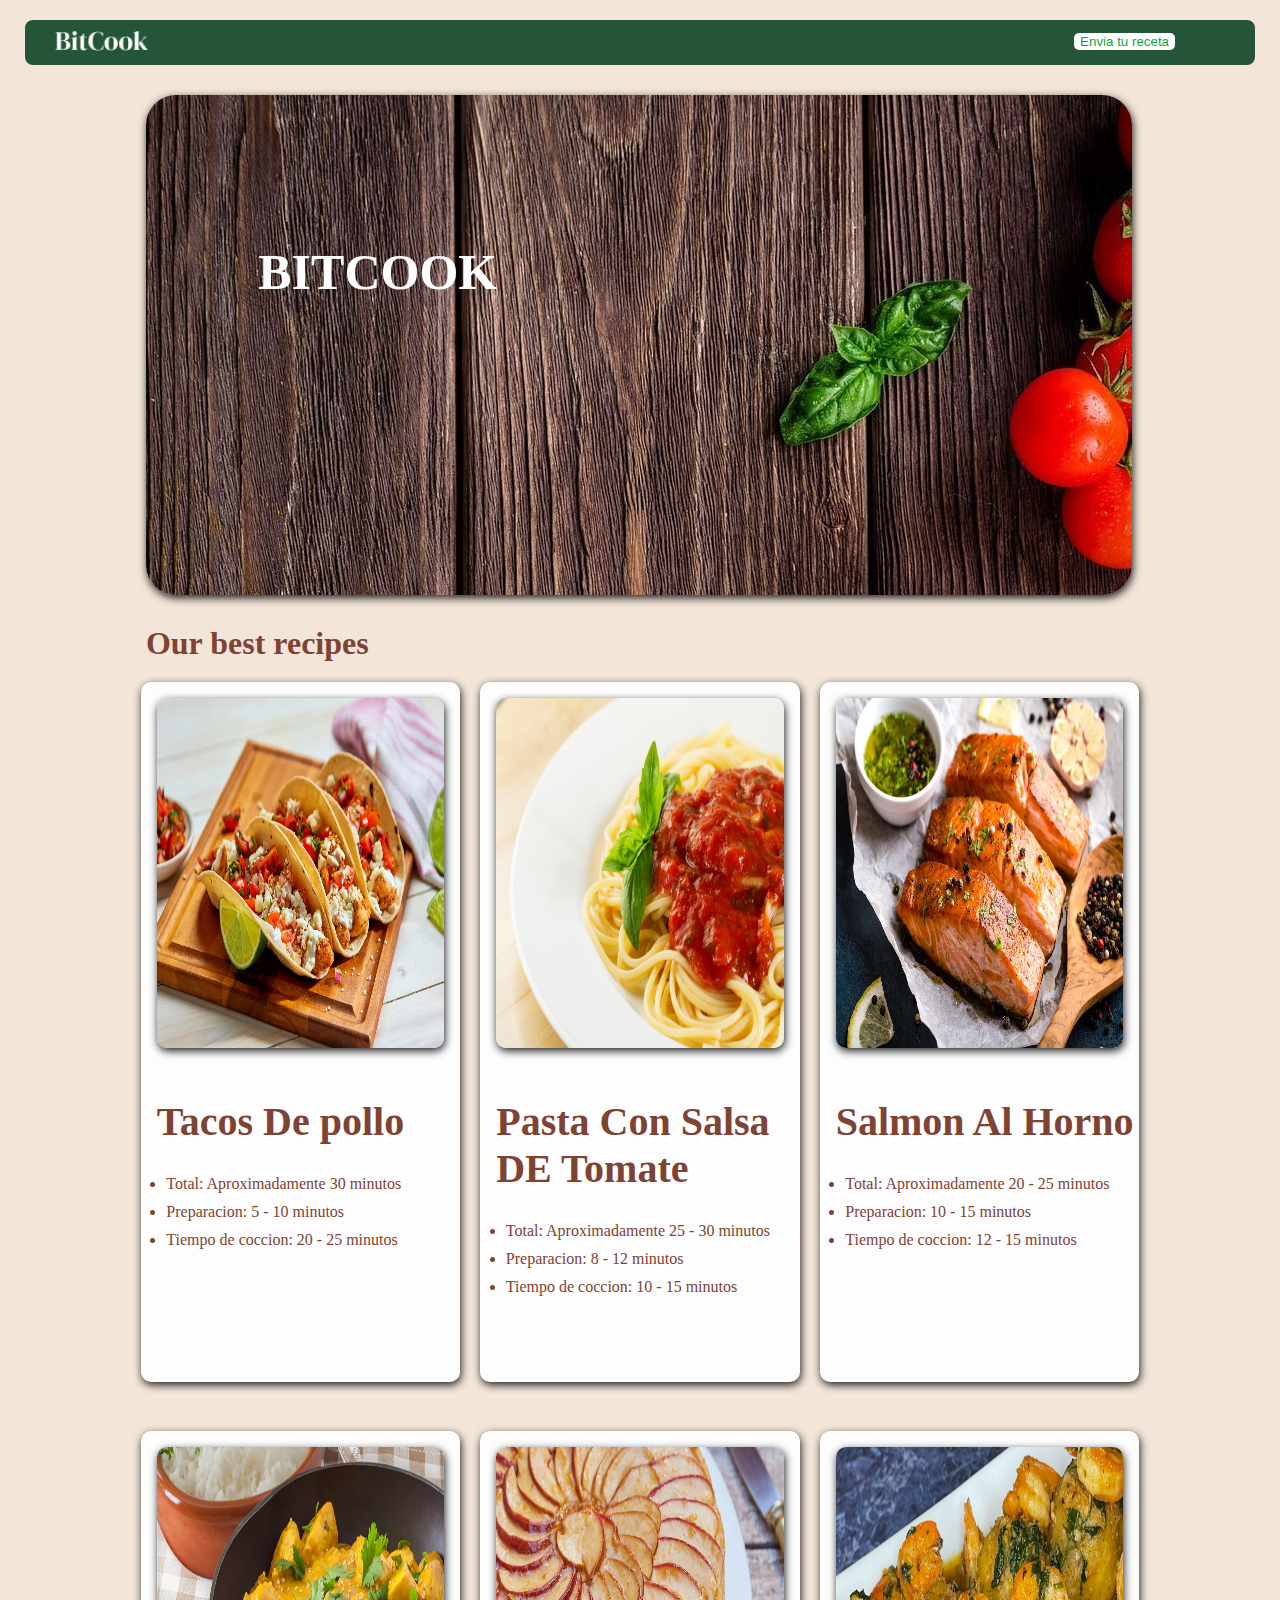
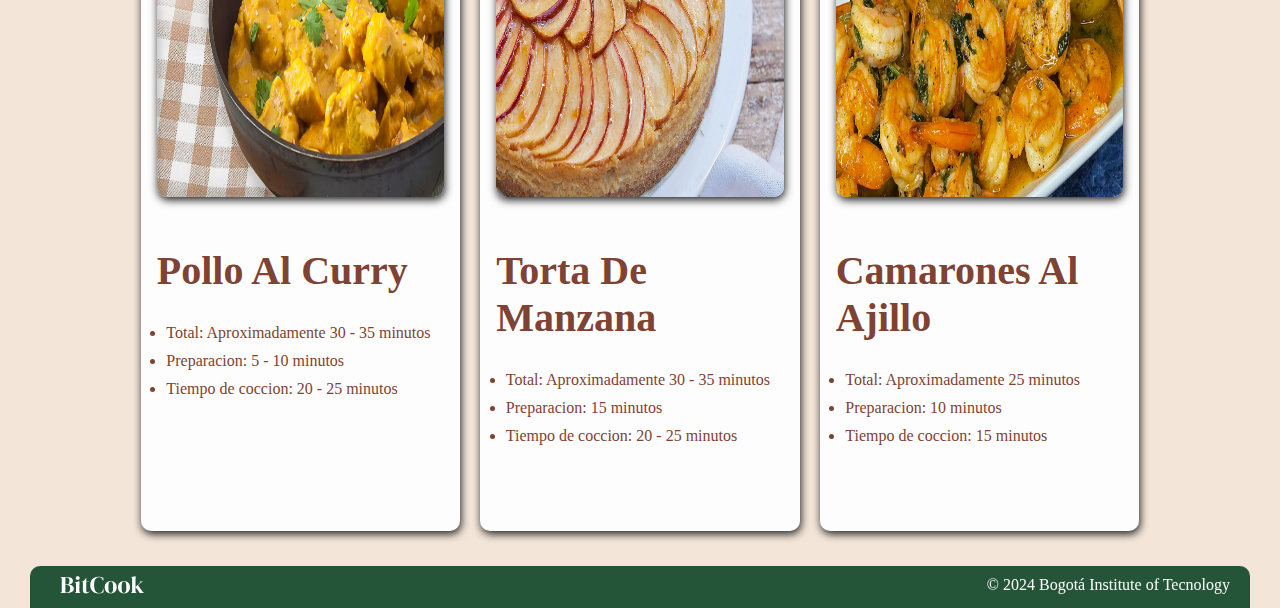
<file: index.html>
<!DOCTYPE html>
<html lang="en">
  <head>
    <meta charset="UTF-8" />
    <meta name="viewport" content="width=device-width, initial-scale=1.0" />
    <title>Bitcook</title>
    <link rel="stylesheet" href="./files/style.css" />
    <link rel="shortcut icon" href="./img/1939670.png" type="image/x-icon" />
  </head>
  <header>
    <a href=""><img id="logo" src="./img/logo_bitcook.png" alt="" /></a>
    <a href="./formulario.html" target="_blank">
      <button id="botonEnvia">Envia tu receta</button></a
    >
  </header>
  <body>
    <nav id="imagenPrincipal">
      <h1 id="textoImagenPrincipal">BITCOOK</h1>
    </nav>

    <h1>Our best recipes</h1>

    <section class="grip-contenedor">
      <div class="receta">
        <a target="_blank" href="./tacos.html">
          <img id="imgReceta" src="./img/tacosDePollo.webp" alt=""
        /></a>

        <h2>Tacos De pollo</h2>
        <li>Total: Aproximadamente 30 minutos</li>
        <li>Preparacion: 5 - 10 minutos</li>
        <li>Tiempo de coccion: 20 - 25 minutos</li>
      </div>

      <div class="receta">
        <a href="./pasta.html" target="_blank"
          ><img id="imgReceta" src="./img/pasta.jpg" alt=""
        /></a>

        <h2>Pasta Con Salsa DE Tomate</h2>
        <li>Total: Aproximadamente 25 - 30 minutos</li>
        <li>Preparacion: 8 - 12 minutos</li>
        <li>Tiempo de coccion: 10 - 15 minutos</li>
      </div>
      <div class="receta">
        <a href="./salmon.html" target="_blank"
          ><img id="imgReceta" src="./img/salmon.webp" alt=""
        /></a>

        <h2>Salmon Al Horno</h2>
        <li>Total: Aproximadamente 20 - 25 minutos</li>
        <li>Preparacion: 10 - 15 minutos</li>
        <li>Tiempo de coccion: 12 - 15 minutos</li>
      </div>
      <div class="receta">
        <a href="./polloAlCurry.html" target="_blank"
          ><img id="imgReceta" src="./img/Receta-Pollo-Curry.webp" alt=""
        /></a>

        <h2>Pollo Al Curry</h2>
        <li>Total: Aproximadamente 30 - 35 minutos</li>
        <li>Preparacion: 5 - 10 minutos</li>
        <li>Tiempo de coccion: 20 - 25 minutos</li>
      </div>
      <div class="receta">
        <a href="./recetaTortaDeManzana.html" target="_blank">
          <img id="imgReceta" src="./img/torta-de-manzana.webp" alt=""
        /></a>

        <h2>Torta De Manzana</h2>
        <li>Total: Aproximadamente 30 - 35 minutos</li>
        <li>Preparacion: 15 minutos</li>
        <li>Tiempo de coccion: 20 - 25 minutos</li>
      </div>
      <div class="receta">
        <a href="./camarones.html" target="_blank">
          <img id="imgReceta" src="./img/camarones al ajillo.jpg" alt=""
        /></a>
        <h2>Camarones Al Ajillo</h2>
        <li>Total: Aproximadamente 25 minutos</li>
        <li>Preparacion: 10 minutos</li>
        <li>Tiempo de coccion: 15 minutos</li>
      </div>
    </section>
    <footer>
      <div><img id="logo-final" src="./img/logo_bitcook.png" alt="" /></div>
      <div id="final">© 2024 Bogotá Institute of Tecnology</div>
    </footer>
  </body>
</html>
</file>
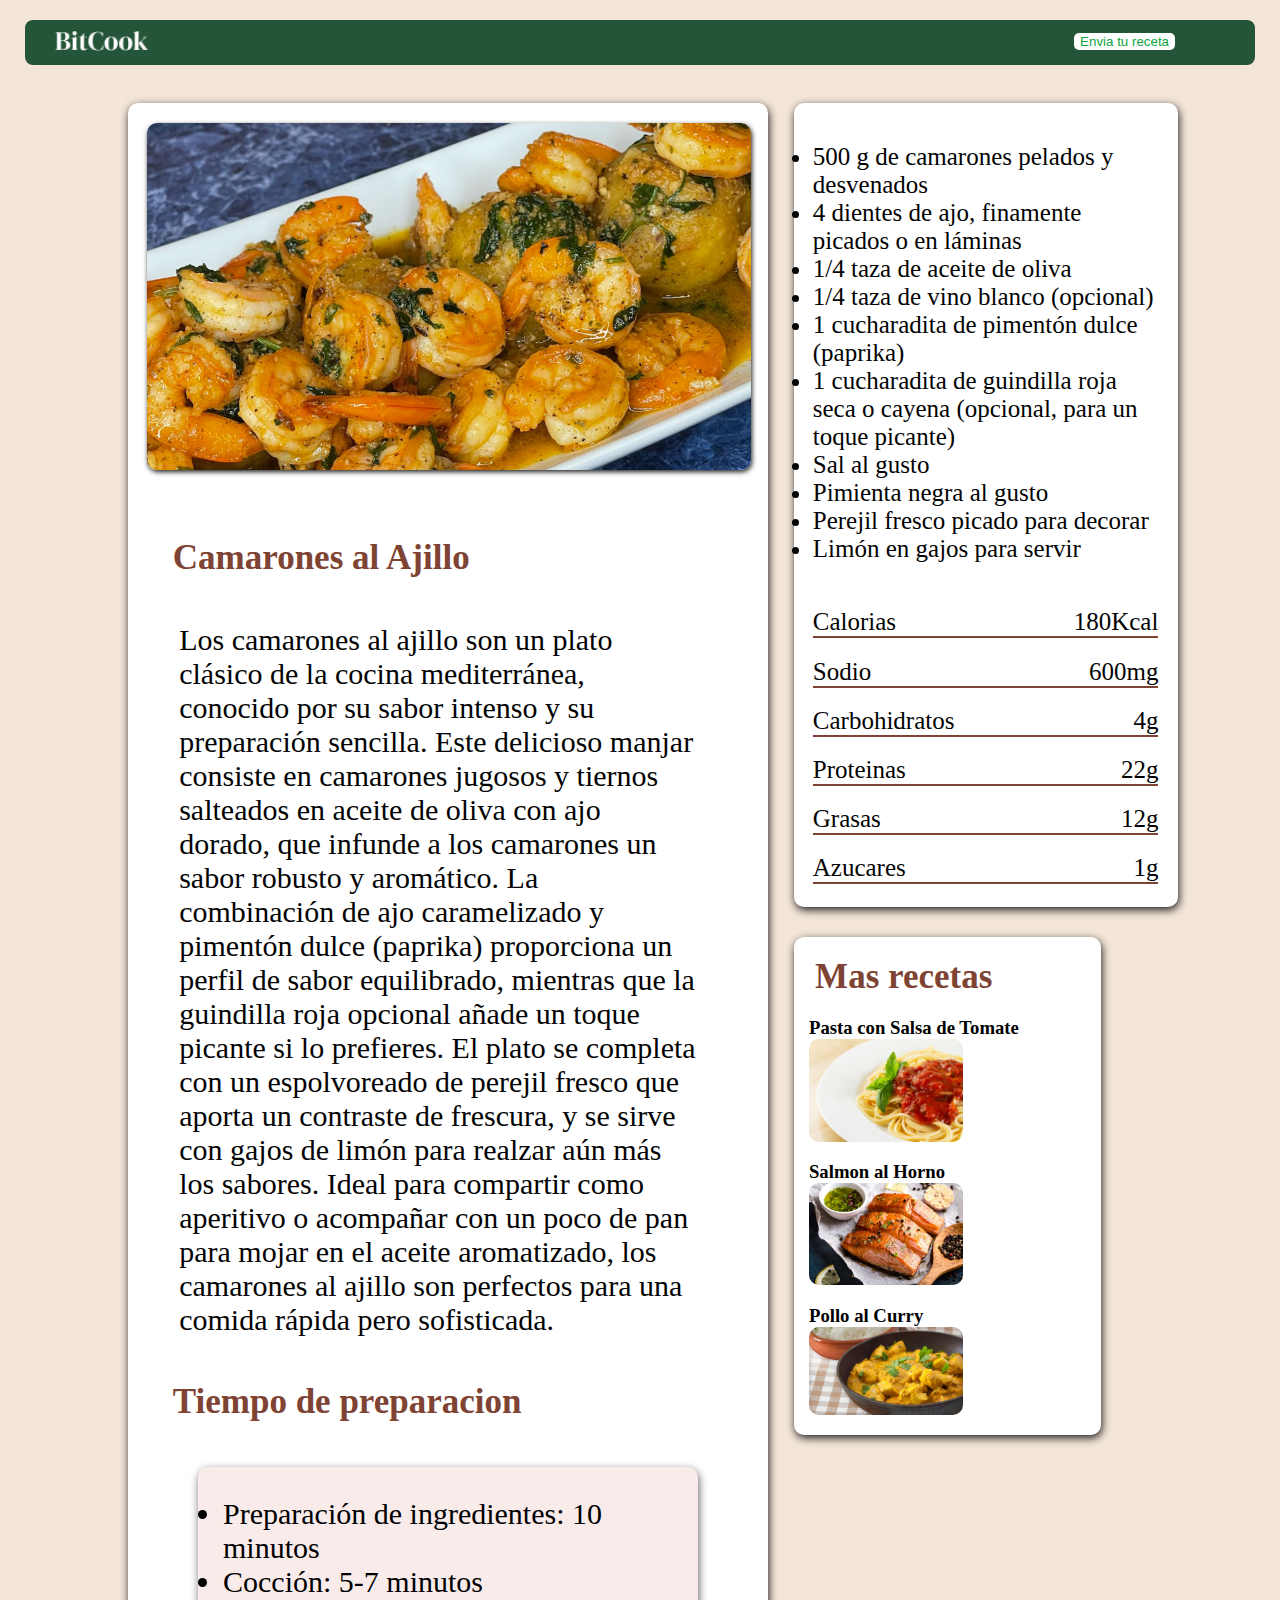
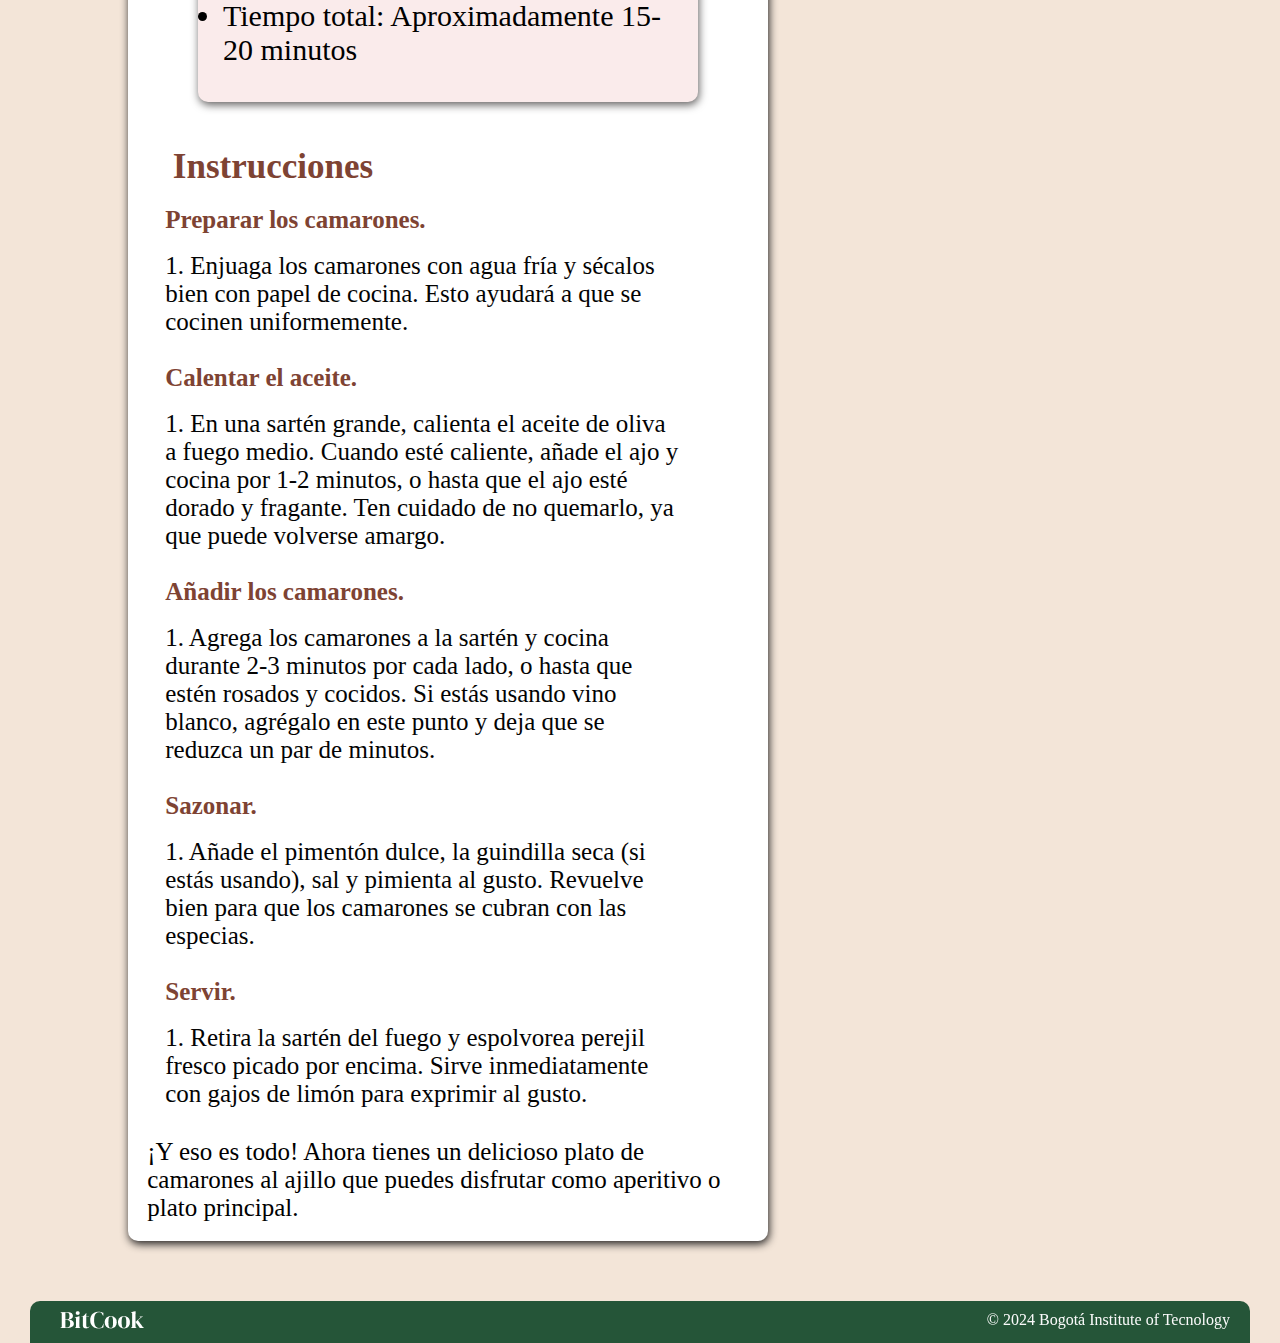
<file: camarones.html>
<!DOCTYPE html>
<html lang="en">
  <head>
    <meta charset="UTF-8" />
    <meta name="viewport" content="width=device-width, initial-scale=1.0" />
    <title>BITCOOK</title>
    <link rel="stylesheet" href="./files/recetas.css" />
    <link rel="shortcut icon" href="./img/1939670.png" type="image/x-icon" />
  </head>
  <body>
    <header>
      <a href="./index.html"
        ><img id="logo" src="./img/logo_bitcook.png" alt=""
      /></a>
      <a href="./formulario.html" target="_blank">
        <button id="botonEnvia">Envia tu receta</button></a
      >
    </header>
    <section>
      <div class="caja1">
        <div>
          <img id="imgReceta" src="./img/camarones al ajillo.jpg" alt="" />
        </div>
        <h1>Camarones al Ajillo</h1>
        <p id="parrafo">
          Los camarones al ajillo son un plato clásico de la cocina
          mediterránea, conocido por su sabor intenso y su preparación sencilla.
          Este delicioso manjar consiste en camarones jugosos y tiernos
          salteados en aceite de oliva con ajo dorado, que infunde a los
          camarones un sabor robusto y aromático. La combinación de ajo
          caramelizado y pimentón dulce (paprika) proporciona un perfil de sabor
          equilibrado, mientras que la guindilla roja opcional añade un toque
          picante si lo prefieres. El plato se completa con un espolvoreado de
          perejil fresco que aporta un contraste de frescura, y se sirve con
          gajos de limón para realzar aún más los sabores. Ideal para compartir
          como aperitivo o acompañar con un poco de pan para mojar en el aceite
          aromatizado, los camarones al ajillo son perfectos para una comida
          rápida pero sofisticada.
        </p>

        <h2>Tiempo de preparacion</h2>
        <div id="preparacion">
          <div id="preparacion-2">
            <li>Preparación de ingredientes: 10 minutos</li>
            <li>Cocción: 5-7 minutos</li>
            <li>Tiempo total: Aproximadamente 15-20 minutos</li>
          </div>
        </div>

        <h2>Instrucciones</h2>
        <div id="preparacion-3">
          <h2 id="pasosPreparacion">Preparar los camarones.</h2>
          <ul>
            1. Enjuaga los camarones con agua fría y sécalos bien con papel de
            cocina. Esto ayudará a que se cocinen uniformemente.
          </ul>
          <h2 id="pasosPreparacion">Calentar el aceite.</h2>
          <ul>
            1. En una sartén grande, calienta el aceite de oliva a fuego medio.
            Cuando esté caliente, añade el ajo y cocina por 1-2 minutos, o hasta
            que el ajo esté dorado y fragante. Ten cuidado de no quemarlo, ya
            que puede volverse amargo.
          </ul>
          <h2 id="pasosPreparacion">Añadir los camarones.</h2>
          <ul>
            1. Agrega los camarones a la sartén y cocina durante 2-3 minutos por
            cada lado, o hasta que estén rosados y cocidos. Si estás usando vino
            blanco, agrégalo en este punto y deja que se reduzca un par de
            minutos.
          </ul>
          <h2 id="pasosPreparacion">Sazonar.</h2>
          <ul>
            1. Añade el pimentón dulce, la guindilla seca (si estás usando), sal
            y pimienta al gusto. Revuelve bien para que los camarones se cubran
            con las especias.
          </ul>
          <h2 id="pasosPreparacion">Servir.</h2>
          <ul>
            1. Retira la sartén del fuego y espolvorea perejil fresco picado por
            encima. Sirve inmediatamente con gajos de limón para exprimir al
            gusto.
          </ul>
        </div>
        <p id="pasosPreparacion">
          ¡Y eso es todo! Ahora tienes un delicioso plato de camarones al ajillo
          que puedes disfrutar como aperitivo o plato principal.
        </p>
      </div>

      <div class="caja2">
        <div id="subCaja1">
          <h2 id="ingredientesTitulo"></h2>
          <div id="ingredientes">
            <li>500 g de camarones pelados y desvenados</li>
            <li>4 dientes de ajo, finamente picados o en láminas</li>
            <li>1/4 taza de aceite de oliva</li>
            <li>1/4 taza de vino blanco (opcional)</li>
            <li>1 cucharadita de pimentón dulce (paprika)</li>
            <li>
              1 cucharadita de guindilla roja seca o cayena (opcional, para un
              toque picante)
            </li>
            <li>Sal al gusto</li>
            <li>Pimienta negra al gusto</li>
            <li>Perejil fresco picado para decorar</li>
            <li>Limón en gajos para servir</li>
          </div>
          <h2></h2>

          <div id="calorias">
            <ul id="valores">
              Calorias
            </ul>
            <ul id="valores">
              180Kcal
            </ul>
          </div>
          <div id="sodio">
            <ul id="valores">
              Sodio
            </ul>
            <ul id="valores">
              600mg
            </ul>
          </div>
          <div id="carbohidratos">
            <ul id="valores">
              Carbohidratos
            </ul>
            <ul id="valores">
              4g
            </ul>
          </div>
          <div id="proteina">
            <ul id="valores">
              Proteinas
            </ul>
            <ul id="valores">
              22g
            </ul>
          </div>
          <div id="grasa">
            <ul id="valores">
              Grasas
            </ul>
            <ul id="valores">
              12g
            </ul>
          </div>
          <div id="azucares">
            <ul id="valores">
              Azucares
            </ul>
            <ul id="valores">
              1g
            </ul>
          </div>
        </div>
        <div id="subCaja2">
          <h2 id="ingredientesTitulo">Mas recetas</h2>
          <div id="recomendar">
            <h3>Pasta con Salsa de Tomate</h3>
            <a href="./pasta.html"
              ><img id="imgMasRecetas" src="./img/pasta.jpg" alt=""
            /></a>
          </div>
          <div id="recomendar">
            <h3>Salmon al Horno</h3>
            <a href="./salmon.html"
              ><img id="imgMasRecetas" src="./img/salmon.webp" alt=""
            /></a>
          </div>
          <div id="recomendar">
            <h3>Pollo al Curry</h3>
            <a href="./polloAlCurry.html"
              ><img
                id="imgMasRecetas"
                src="./img/Receta-Pollo-Curry.webp"
                alt=""
            /></a>
          </div>
        </div>
      </div>
    </section>

    <footer>
      <div><img id="logo-final" src="./img/logo_bitcook.png" alt="" /></div>
      <div id="final">© 2024 Bogotá Institute of Tecnology</div>
    </footer>
  </body>
</html>
</file>
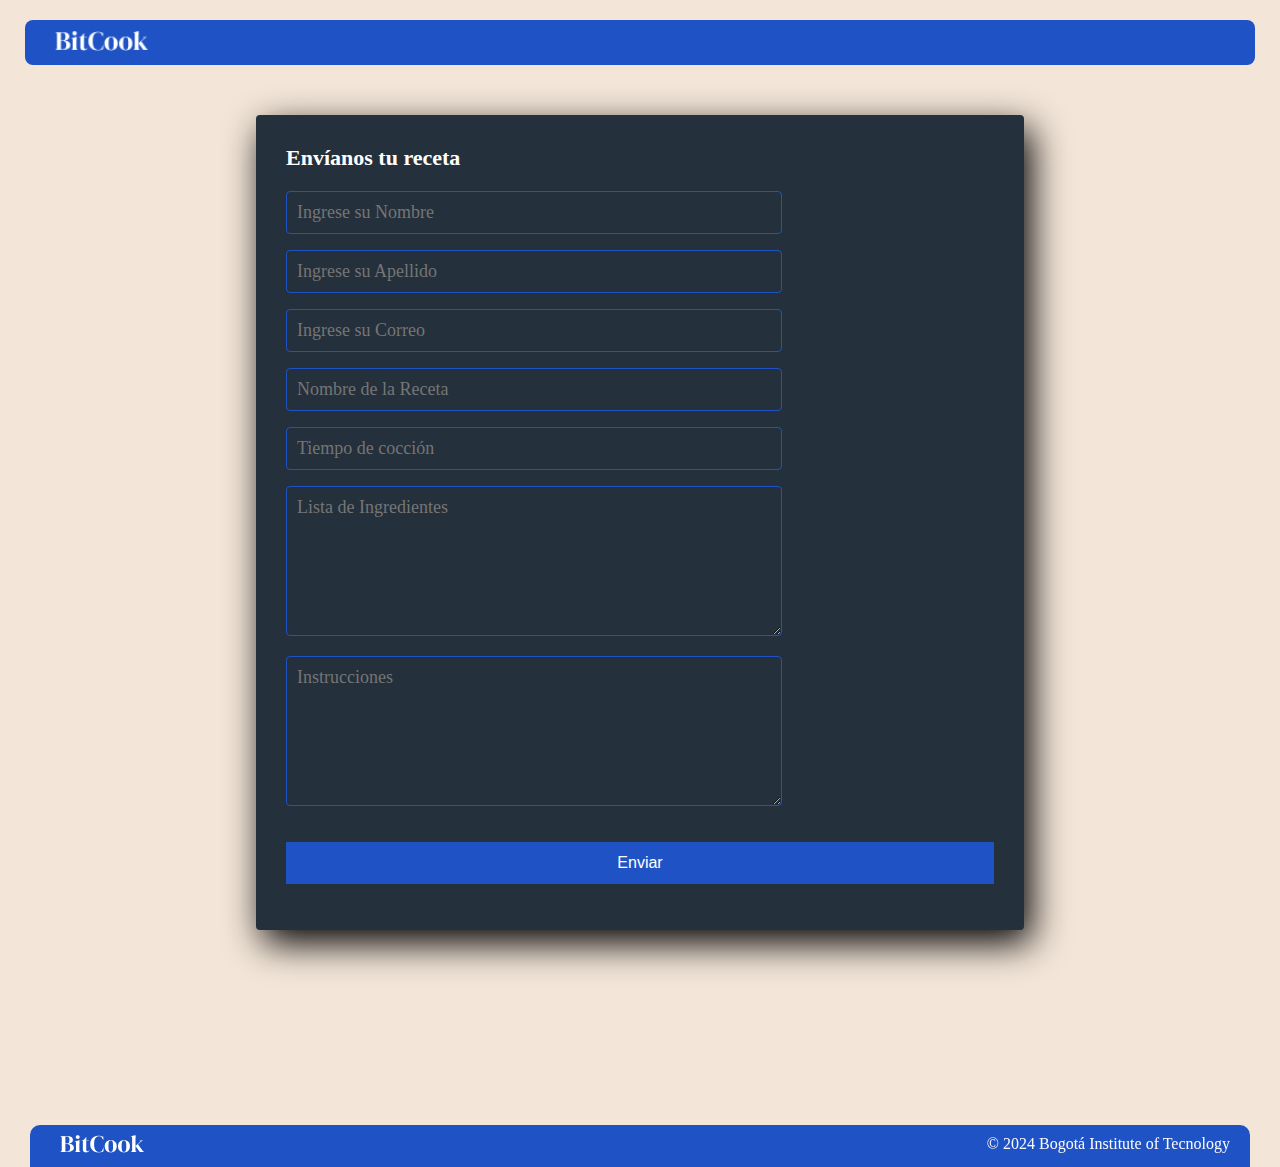
<file: formulario.html>
<!DOCTYPE html>
<html lang="en">
  <head>
    <meta charset="UTF-8" />
    <meta name="viewport" content="width=device-width, initial-scale=1.0" />
    <meta http-equiv="X-UA-Compatible" content="ie=edge" />
    <link rel="stylesheet" href="./files/formulario.css" />
    <link rel="shortcut icon" href="./img/1939670.png" type="image/x-icon" />
    <title>Envíanos tu receta</title>
  </head>
  <body>
    <header>
      <a href="./index.html"
        ><img id="logo" src="./img/logo_bitcook.png" alt=""
      /></a>
    </header>

    <section class="form-register">
      <h4>Envíanos tu receta</h4>
      <input
        class="controls"
        type="text"
        name="nombres"
        id="nombres"
        placeholder="Ingrese su Nombre"
      />
      <input
        class="controls"
        type="text"
        name="apellidos"
        id="apellidos"
        placeholder="Ingrese su Apellido"
      />
      <input
        class="controls"
        type="email"
        name="correo"
        id="correo"
        placeholder="Ingrese su Correo"
      />
      <input
        class="controls"
        type="text"
        name="text"
        id="text"
        placeholder="Nombre de la Receta"
      />
      <input
        class="controls"
        type="text"
        name="text"
        id="text"
        placeholder="Tiempo de cocción"
      />
      <textarea
        class="controls"
        type="text"
        name="text"
        id="text"
        placeholder="Lista de Ingredientes"
      ></textarea>
      <textarea
        class="controls"
        type="text"
        name="text"
        id="text"
        placeholder="Instrucciones"
      ></textarea>

      <input class="botons" type="submit" value="Enviar" />
    </section>
    <footer>
      <div><img id="logo-final" src="./img/logo_bitcook.png" alt="" /></div>
      <div id="final">© 2024 Bogotá Institute of Tecnology</div>
    </footer>
  </body>
</html>
</file>
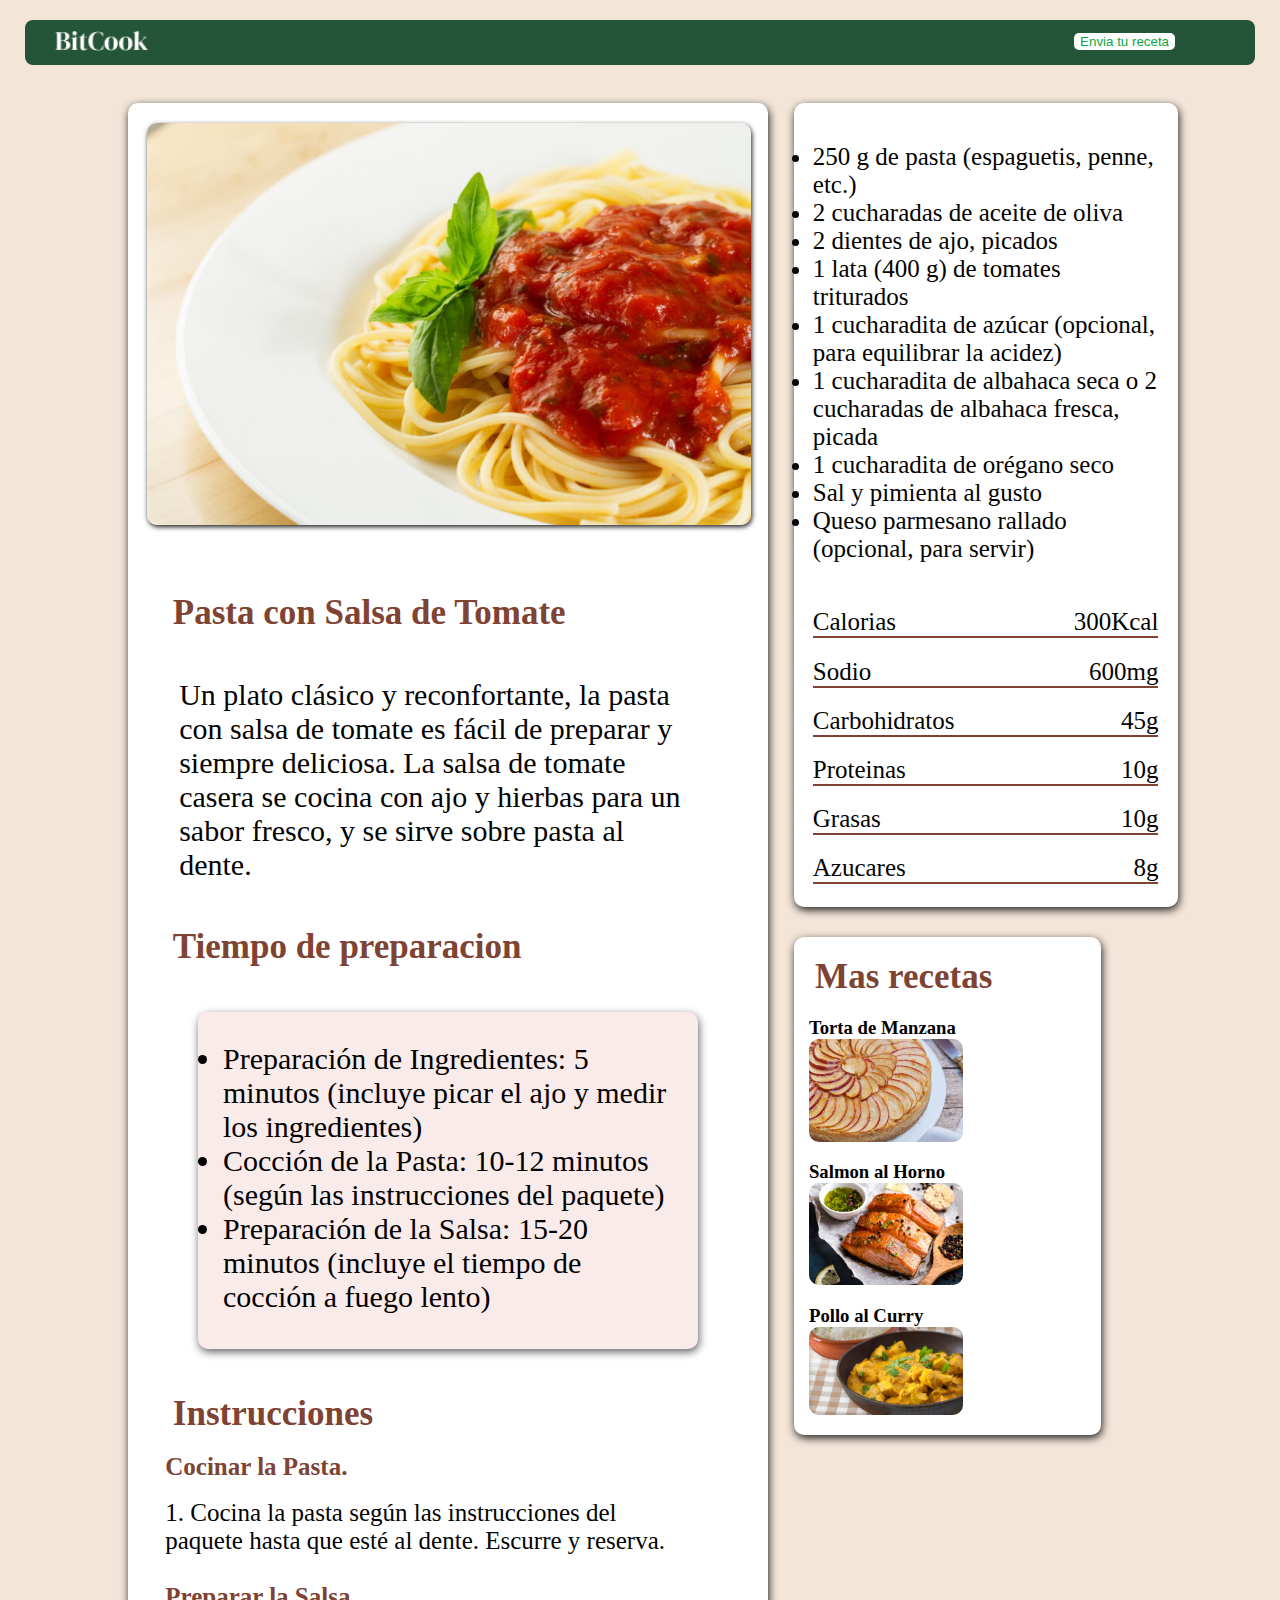
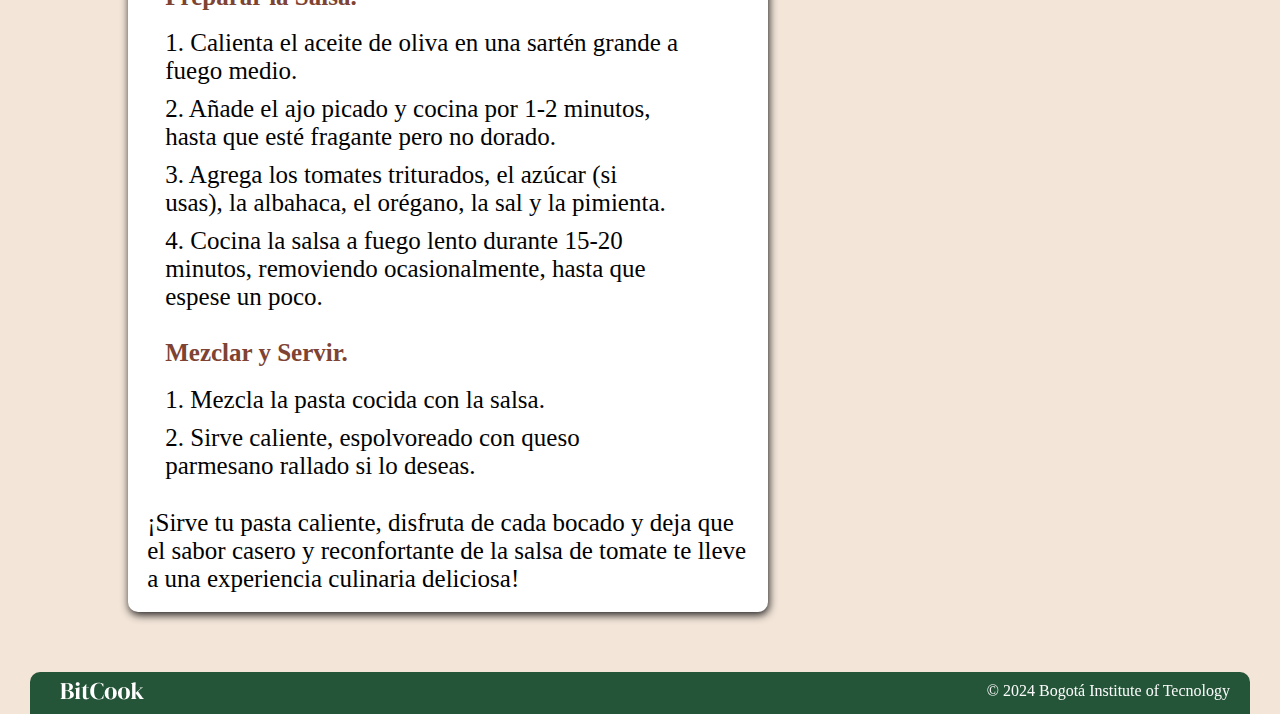
<file: pasta.html>
<!DOCTYPE html>
<html lang="en">
  <head>
    <meta charset="UTF-8" />
    <meta name="viewport" content="width=device-width, initial-scale=1.0" />
    <title>BITCOOK</title>
    <link rel="stylesheet" href="./files/recetas.css" />
    <link rel="shortcut icon" href="./img/1939670.png" type="image/x-icon" />
  </head>
  <body>
    <header>
      <a href="./index.html"
        ><img id="logo" src="./img/logo_bitcook.png" alt=""
      /></a>
      <a href="./formulario.html" target="_blank">
        <button id="botonEnvia">Envia tu receta</button></a
      >
    </header>
    <section>
      <div class="caja1">
        <div><img id="imgReceta" src="./img/pasta.jpg" alt="" /></div>
        <h1>Pasta con Salsa de Tomate</h1>
        <p id="parrafo">
          Un plato clásico y reconfortante, la pasta con salsa de tomate es
          fácil de preparar y siempre deliciosa. La salsa de tomate casera se
          cocina con ajo y hierbas para un sabor fresco, y se sirve sobre pasta
          al dente.
        </p>

        <h2>Tiempo de preparacion</h2>
        <div id="preparacion">
          <div id="preparacion-2">
            <li>
              Preparación de Ingredientes: 5 minutos (incluye picar el ajo y
              medir los ingredientes)
            </li>
            <li>
              Cocción de la Pasta: 10-12 minutos (según las instrucciones del
              paquete)
            </li>
            <li>
              Preparación de la Salsa: 15-20 minutos (incluye el tiempo de
              cocción a fuego lento)
            </li>
          </div>
        </div>

        <h2>Instrucciones</h2>
        <div id="preparacion-3">
          <h2 id="pasosPreparacion">Cocinar la Pasta.</h2>
          <ul>
            1. Cocina la pasta según las instrucciones del paquete hasta que
            esté al dente. Escurre y reserva.
          </ul>
          <h2 id="pasosPreparacion">Preparar la Salsa.</h2>
          <ul>
            1. Calienta el aceite de oliva en una sartén grande a fuego medio.
          </ul>
          <ul>
            2. Añade el ajo picado y cocina por 1-2 minutos, hasta que esté
            fragante pero no dorado.
          </ul>
          <ul>
            3. Agrega los tomates triturados, el azúcar (si usas), la albahaca,
            el orégano, la sal y la pimienta.
          </ul>
          <ul>
            4. Cocina la salsa a fuego lento durante 15-20 minutos, removiendo
            ocasionalmente, hasta que espese un poco.
          </ul>
          <h2 id="pasosPreparacion">Mezclar y Servir.</h2>
          <ul>
            1. Mezcla la pasta cocida con la salsa.
          </ul>
          <ul>
            2. Sirve caliente, espolvoreado con queso parmesano rallado si lo
            deseas.
          </ul>
        </div>
        <p id="pasosPreparacion">
          ¡Sirve tu pasta caliente, disfruta de cada bocado y deja que el sabor
          casero y reconfortante de la salsa de tomate te lleve a una
          experiencia culinaria deliciosa!
        </p>
      </div>

      <div class="caja2">
        <div id="subCaja1">
          <h2 id="ingredientesTitulo"></h2>
          <div id="ingredientes">
            <li>250 g de pasta (espaguetis, penne, etc.)</li>
            <li>2 cucharadas de aceite de oliva</li>
            <li>2 dientes de ajo, picados</li>
            <li>1 lata (400 g) de tomates triturados</li>
            <li>
              1 cucharadita de azúcar (opcional, para equilibrar la acidez)
            </li>
            <li>
              1 cucharadita de albahaca seca o 2 cucharadas de albahaca fresca,
              picada
            </li>
            <li>1 cucharadita de orégano seco</li>
            <li>Sal y pimienta al gusto</li>
            <li>Queso parmesano rallado (opcional, para servir)</li>
          </div>
          <h2></h2>

          <div id="calorias">
            <ul id="valores">
              Calorias
            </ul>
            <ul id="valores">
              300Kcal
            </ul>
          </div>
          <div id="sodio">
            <ul id="valores">
              Sodio
            </ul>
            <ul id="valores">
              600mg
            </ul>
          </div>
          <div id="carbohidratos">
            <ul id="valores">
              Carbohidratos
            </ul>
            <ul id="valores">
              45g
            </ul>
          </div>
          <div id="proteina">
            <ul id="valores">
              Proteinas
            </ul>
            <ul id="valores">
              10g
            </ul>
          </div>
          <div id="grasa">
            <ul id="valores">
              Grasas
            </ul>
            <ul id="valores">
              10g
            </ul>
          </div>
          <div id="azucares">
            <ul id="valores">
              Azucares
            </ul>
            <ul id="valores">
              8g
            </ul>
          </div>
        </div>
        <div id="subCaja2">
          <h2 id="ingredientesTitulo">Mas recetas</h2>
          <div id="recomendar">
            <h3>Torta de Manzana</h3>
            <a href="./recetaTortaDeManzana.html"
              ><img id="imgMasRecetas" src="./img/torta-de-manzana.webp" alt=""
            /></a>
          </div>
          <div id="recomendar">
            <h3>Salmon al Horno</h3>
            <a href="./salmon.html"
              ><img id="imgMasRecetas" src="./img/salmon.webp" alt=""
            /></a>
          </div>
          <div id="recomendar">
            <h3>Pollo al Curry</h3>
            <a href="./polloAlCurry.html"
              ><img
                id="imgMasRecetas"
                src="./img/Receta-Pollo-Curry.webp"
                alt=""
            /></a>
          </div>
        </div>
      </div>
    </section>

    <footer>
      <div><img id="logo-final" src="./img/logo_bitcook.png" alt="" /></div>
      <div id="final">© 2024 Bogotá Institute of Tecnology</div>
    </footer>
  </body>
</html>
</file>
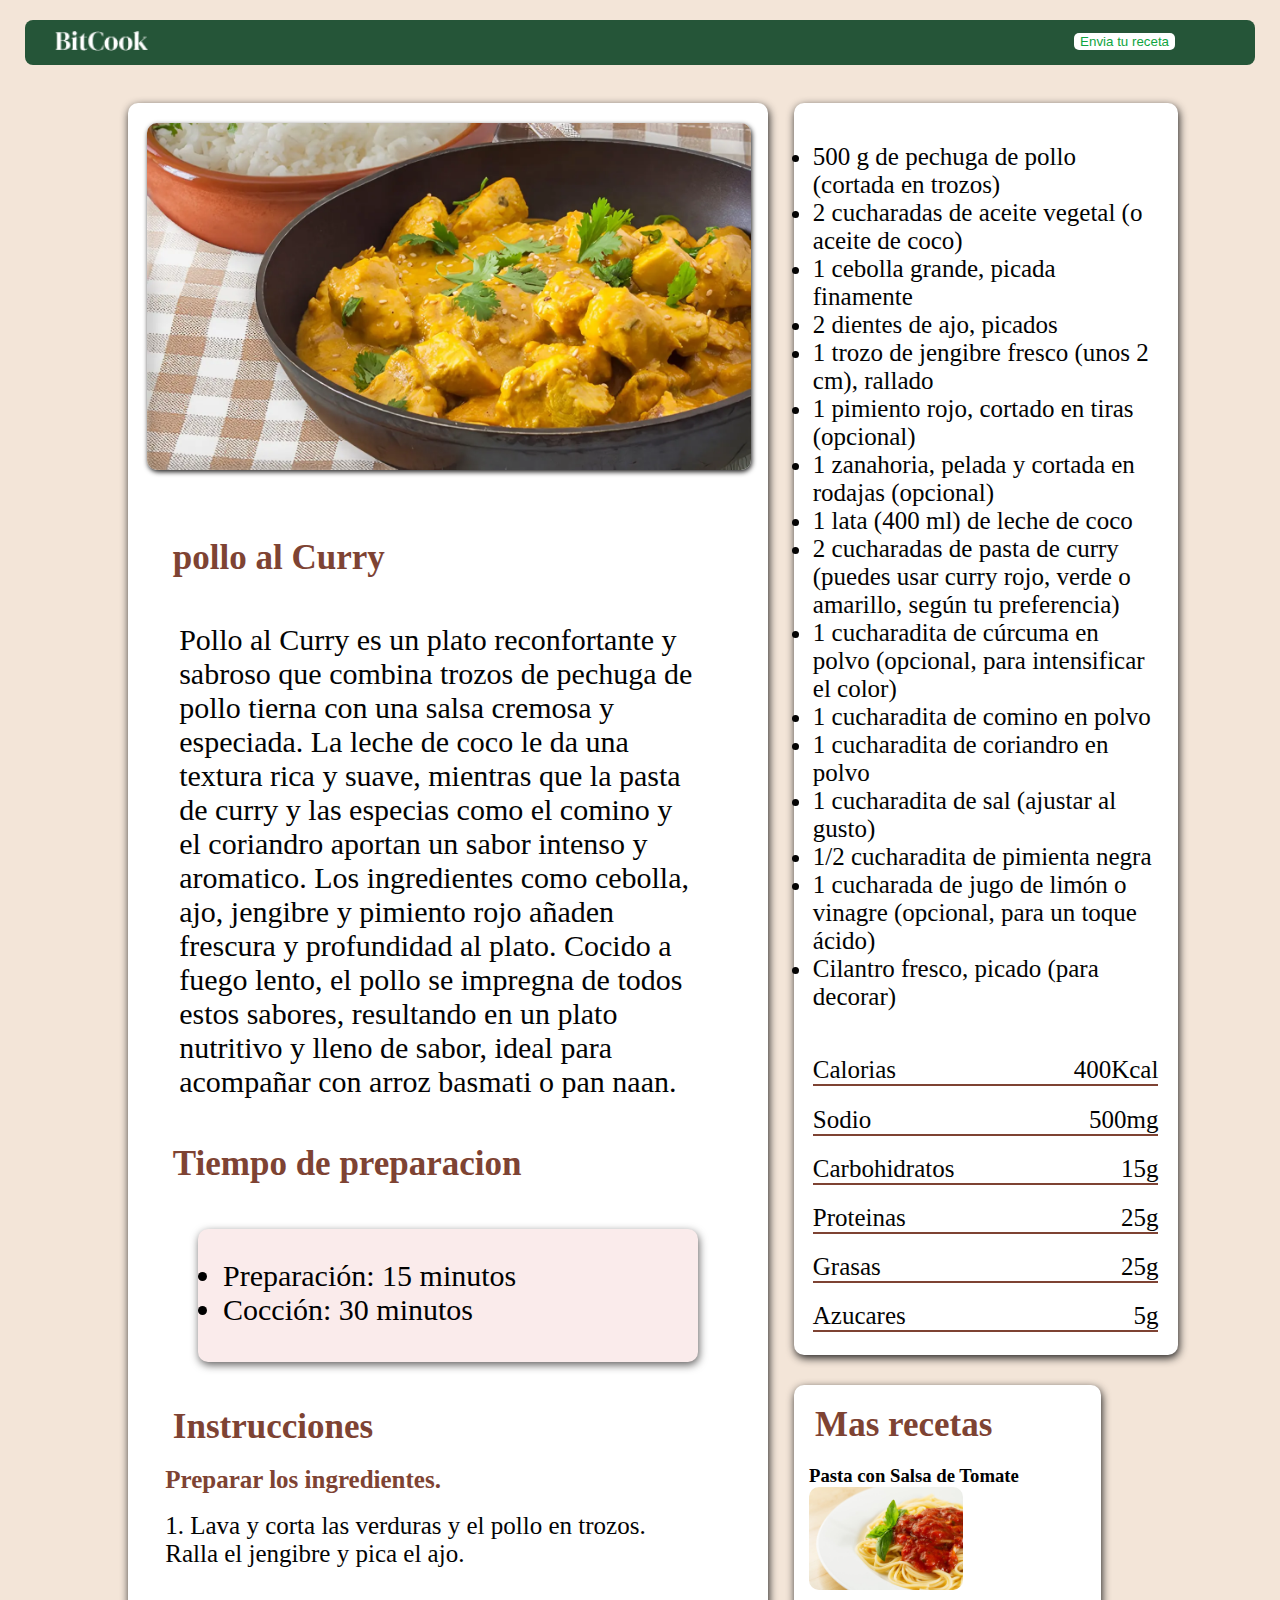
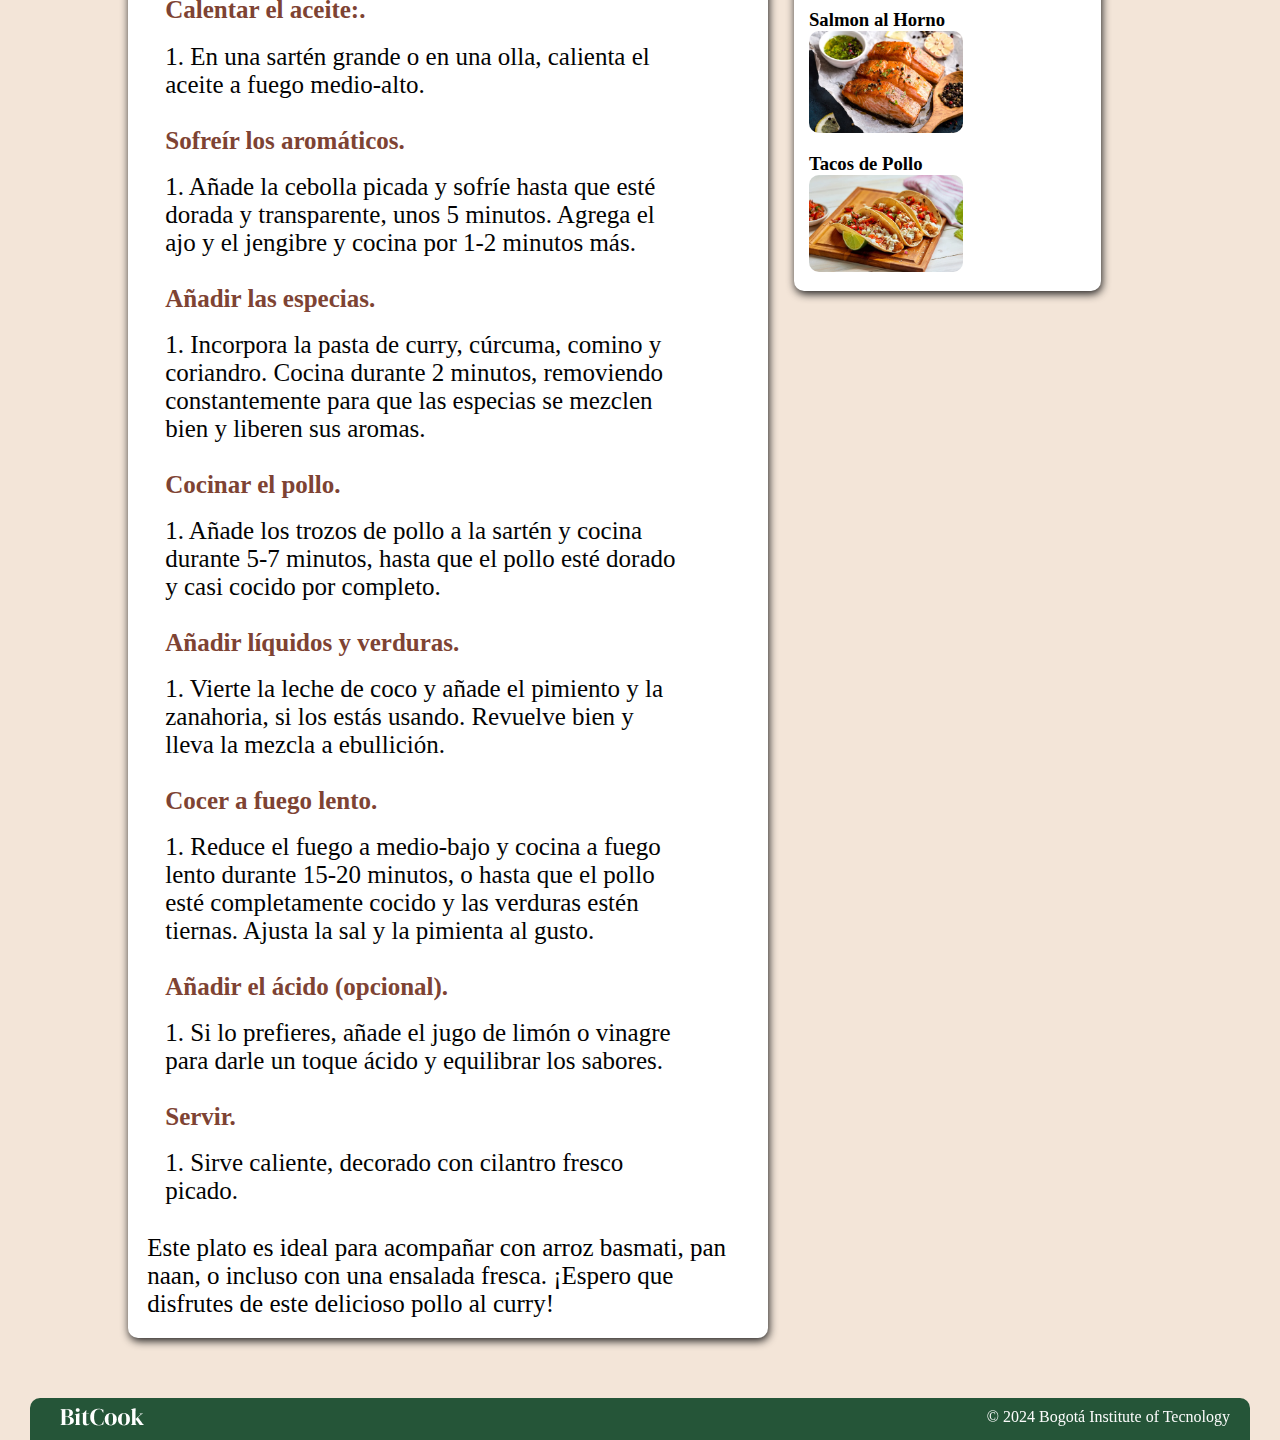
<file: polloAlCurry.html>
<!DOCTYPE html>
<html lang="en">
  <head>
    <meta charset="UTF-8" />
    <meta name="viewport" content="width=device-width, initial-scale=1.0" />
    <title>BITCOOK</title>
    <link rel="stylesheet" href="./files/recetas.css" />
    <link rel="shortcut icon" href="./img/1939670.png" type="image/x-icon" />
  </head>
  <body>
    <header>
      <a href="./index.html"
        ><img id="logo" src="./img/logo_bitcook.png" alt=""
      /></a>
      <a href="./formulario.html" target="_blank">
        <button id="botonEnvia">Envia tu receta</button></a
      >
    </header>
    <section>
      <div class="caja1">
        <div>
          <img id="imgReceta" src="./img/Receta-Pollo-Curry.webp" alt="" />
        </div>
        <h1>pollo al Curry</h1>
        <p id="parrafo">
          Pollo al Curry es un plato reconfortante y sabroso que combina trozos
          de pechuga de pollo tierna con una salsa cremosa y especiada. La leche
          de coco le da una textura rica y suave, mientras que la pasta de curry
          y las especias como el comino y el coriandro aportan un sabor intenso
          y aromatico. Los ingredientes como cebolla, ajo, jengibre y pimiento
          rojo añaden frescura y profundidad al plato. Cocido a fuego lento, el
          pollo se impregna de todos estos sabores, resultando en un plato
          nutritivo y lleno de sabor, ideal para acompañar con arroz basmati o
          pan naan.
        </p>

        <h2>Tiempo de preparacion</h2>
        <div id="preparacion">
          <div id="preparacion-2">
            <li>Preparación: 15 minutos</li>
            <li>Cocción: 30 minutos</li>
          </div>
        </div>

        <h2>Instrucciones</h2>
        <div id="preparacion-3">
          <h2 id="pasosPreparacion">Preparar los ingredientes.</h2>
          <ul>
            1. Lava y corta las verduras y el pollo en trozos. Ralla el jengibre
            y pica el ajo.
          </ul>
          <h2 id="pasosPreparacion">Calentar el aceite:.</h2>
          <ul>
            1. En una sartén grande o en una olla, calienta el aceite a fuego
            medio-alto.
          </ul>
          <h2 id="pasosPreparacion">Sofreír los aromáticos.</h2>
          <ul>
            1. Añade la cebolla picada y sofríe hasta que esté dorada y
            transparente, unos 5 minutos. Agrega el ajo y el jengibre y cocina
            por 1-2 minutos más.
          </ul>
          <h2 id="pasosPreparacion">Añadir las especias.</h2>
          <ul>
            1. Incorpora la pasta de curry, cúrcuma, comino y coriandro. Cocina
            durante 2 minutos, removiendo constantemente para que las especias
            se mezclen bien y liberen sus aromas.
          </ul>
          <h2 id="pasosPreparacion">Cocinar el pollo.</h2>
          <ul>
            1. Añade los trozos de pollo a la sartén y cocina durante 5-7
            minutos, hasta que el pollo esté dorado y casi cocido por completo.
          </ul>
          <h2 id="pasosPreparacion">Añadir líquidos y verduras.</h2>
          <ul>
            1. Vierte la leche de coco y añade el pimiento y la zanahoria, si
            los estás usando. Revuelve bien y lleva la mezcla a ebullición.
          </ul>
          <h2 id="pasosPreparacion">Cocer a fuego lento.</h2>
          <ul>
            1. Reduce el fuego a medio-bajo y cocina a fuego lento durante 15-20
            minutos, o hasta que el pollo esté completamente cocido y las
            verduras estén tiernas. Ajusta la sal y la pimienta al gusto.
          </ul>
          <h2 id="pasosPreparacion">Añadir el ácido (opcional).</h2>
          <ul>
            1. Si lo prefieres, añade el jugo de limón o vinagre para darle un
            toque ácido y equilibrar los sabores.
          </ul>
          <h2 id="pasosPreparacion">Servir.</h2>
          <ul>
            1. Sirve caliente, decorado con cilantro fresco picado.
          </ul>
        </div>
        <p id="pasosPreparacion">
          Este plato es ideal para acompañar con arroz basmati, pan naan, o
          incluso con una ensalada fresca. ¡Espero que disfrutes de este
          delicioso pollo al curry!
        </p>
      </div>

      <div class="caja2">
        <div id="subCaja1">
          <h2 id="ingredientesTitulo"></h2>
          <div id="ingredientes">
            <li>500 g de pechuga de pollo (cortada en trozos)</li>
            <li>2 cucharadas de aceite vegetal (o aceite de coco)</li>
            <li>1 cebolla grande, picada finamente</li>
            <li>2 dientes de ajo, picados</li>
            <li>1 trozo de jengibre fresco (unos 2 cm), rallado</li>
            <li>1 pimiento rojo, cortado en tiras (opcional)</li>
            <li>1 zanahoria, pelada y cortada en rodajas (opcional)</li>
            <li>1 lata (400 ml) de leche de coco</li>
            <li>
              2 cucharadas de pasta de curry (puedes usar curry rojo, verde o
              amarillo, según tu preferencia)
            </li>
            <li>
              1 cucharadita de cúrcuma en polvo (opcional, para intensificar el
              color)
            </li>
            <li>1 cucharadita de comino en polvo</li>
            <li>1 cucharadita de coriandro en polvo</li>
            <li>1 cucharadita de sal (ajustar al gusto)</li>
            <li>1/2 cucharadita de pimienta negra</li>
            <li>
              1 cucharada de jugo de limón o vinagre (opcional, para un toque
              ácido)
            </li>
            <li>Cilantro fresco, picado (para decorar)</li>
          </div>
          <h2></h2>

          <div id="calorias">
            <ul id="valores">
              Calorias
            </ul>
            <ul id="valores">
              400Kcal
            </ul>
          </div>
          <div id="sodio">
            <ul id="valores">
              Sodio
            </ul>
            <ul id="valores">
              500mg
            </ul>
          </div>
          <div id="carbohidratos">
            <ul id="valores">
              Carbohidratos
            </ul>
            <ul id="valores">
              15g
            </ul>
          </div>
          <div id="proteina">
            <ul id="valores">
              Proteinas
            </ul>
            <ul id="valores">
              25g
            </ul>
          </div>
          <div id="grasa">
            <ul id="valores">
              Grasas
            </ul>
            <ul id="valores">
              25g
            </ul>
          </div>
          <div id="azucares">
            <ul id="valores">
              Azucares
            </ul>
            <ul id="valores">
              5g
            </ul>
          </div>
        </div>
        <div id="subCaja2">
          <h2 id="ingredientesTitulo">Mas recetas</h2>
          <div id="recomendar">
            <h3>Pasta con Salsa de Tomate</h3>
            <a href="./pasta.html"
              ><img id="imgMasRecetas" src="./img/pasta.jpg" alt=""
            /></a>
          </div>
          <div id="recomendar">
            <h3>Salmon al Horno</h3>
            <a href="./salmon.html"
              ><img id="imgMasRecetas" src="./img/salmon.webp" alt=""
            /></a>
          </div>
          <div id="recomendar">
            <h3>Tacos de Pollo</h3>
            <a href="./tacos.html"
              ><img id="imgMasRecetas" src="./img/tacosDePollo.webp" alt=""
            /></a>
          </div>
        </div>
      </div>
    </section>

    <footer>
      <div><img id="logo-final" src="./img/logo_bitcook.png" alt="" /></div>
      <div id="final">© 2024 Bogotá Institute of Tecnology</div>
    </footer>
  </body>
</html>
</file>
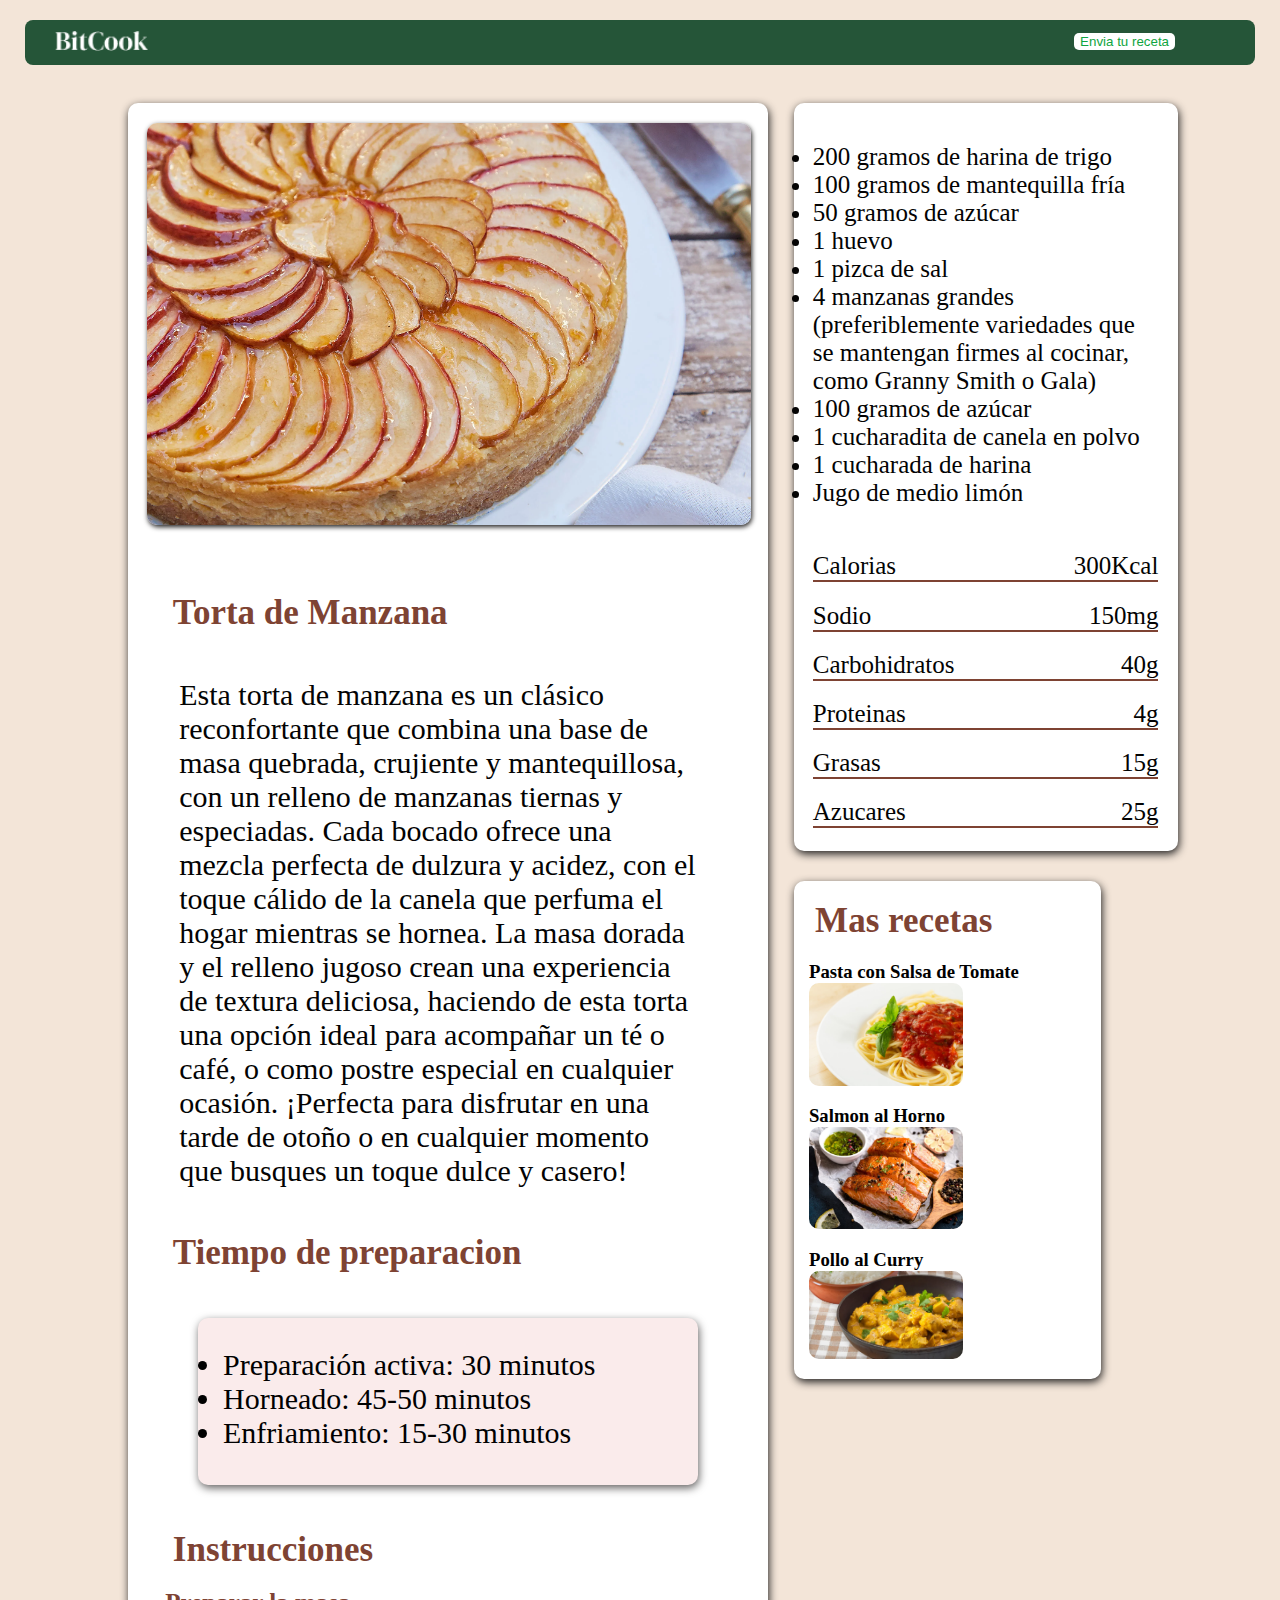
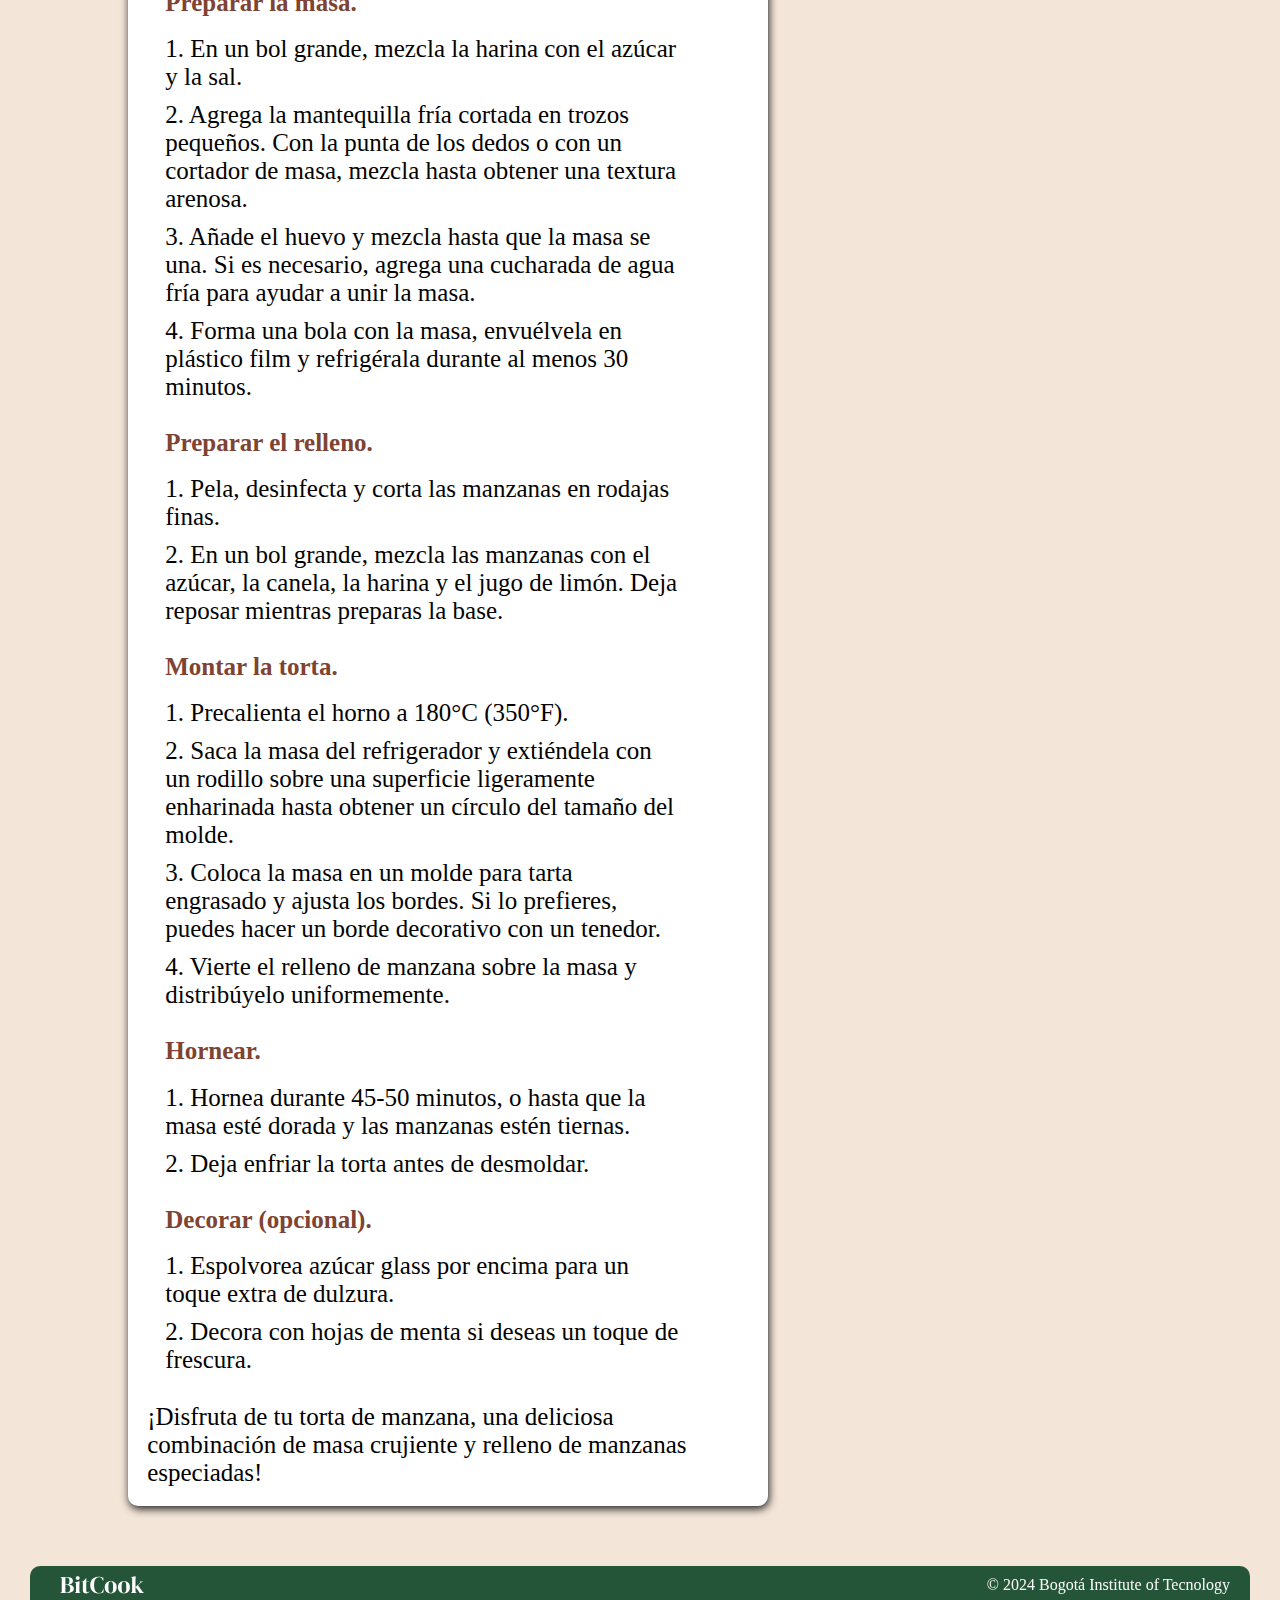
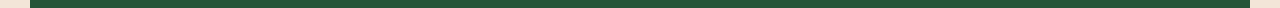
<file: recetaTortaDeManzana.html>
<!DOCTYPE html>
<html lang="en">
  <head>
    <meta charset="UTF-8" />
    <meta name="viewport" content="width=device-width, initial-scale=1.0" />
    <title>BITCOOK</title>
    <link rel="stylesheet" href="./files/recetas.css" />
    <link rel="shortcut icon" href="./img/1939670.png" type="image/x-icon" />
  </head>
  <body>
    <header>
      <a href="./index.html"
        ><img id="logo" src="./img/logo_bitcook.png" alt=""
      /></a>
      <a href="./formulario.html" target="_blank">
        <button id="botonEnvia">Envia tu receta</button></a
      >
    </header>
    <section>
      <div class="caja1">
        <div>
          <img id="imgReceta" src="./img/torta-de-manzana.webp" alt="" />
        </div>
        <h1>Torta de Manzana</h1>
        <p id="parrafo">
          Esta torta de manzana es un clásico reconfortante que combina una base
          de masa quebrada, crujiente y mantequillosa, con un relleno de
          manzanas tiernas y especiadas. Cada bocado ofrece una mezcla perfecta
          de dulzura y acidez, con el toque cálido de la canela que perfuma el
          hogar mientras se hornea. La masa dorada y el relleno jugoso crean una
          experiencia de textura deliciosa, haciendo de esta torta una opción
          ideal para acompañar un té o café, o como postre especial en cualquier
          ocasión. ¡Perfecta para disfrutar en una tarde de otoño o en cualquier
          momento que busques un toque dulce y casero!
        </p>

        <h2>Tiempo de preparacion</h2>
        <div id="preparacion">
          <div id="preparacion-2">
            <li>Preparación activa: 30 minutos</li>
            <li>Horneado: 45-50 minutos</li>
            <li>Enfriamiento: 15-30 minutos</li>
          </div>
        </div>

        <h2>Instrucciones</h2>
        <div id="preparacion-3">
          <h2 id="pasosPreparacion">Preparar la masa.</h2>
          <ul>
            1. En un bol grande, mezcla la harina con el azúcar y la sal.
          </ul>
          <ul>
            2. Agrega la mantequilla fría cortada en trozos pequeños. Con la
            punta de los dedos o con un cortador de masa, mezcla hasta obtener
            una textura arenosa.
          </ul>
          <ul>
            3. Añade el huevo y mezcla hasta que la masa se una. Si es
            necesario, agrega una cucharada de agua fría para ayudar a unir la
            masa.
          </ul>
          <ul>
            4. Forma una bola con la masa, envuélvela en plástico film y
            refrigérala durante al menos 30 minutos.
          </ul>
          <h2 id="pasosPreparacion">Preparar el relleno.</h2>
          <ul>
            1. Pela, desinfecta y corta las manzanas en rodajas finas.
          </ul>
          <ul>
            2. En un bol grande, mezcla las manzanas con el azúcar, la canela,
            la harina y el jugo de limón. Deja reposar mientras preparas la
            base.
          </ul>
          <h2 id="pasosPreparacion">Montar la torta.</h2>
          <ul>
            1. Precalienta el horno a 180°C (350°F).
          </ul>
          <ul>
            2. Saca la masa del refrigerador y extiéndela con un rodillo sobre
            una superficie ligeramente enharinada hasta obtener un círculo del
            tamaño del molde.
          </ul>
          <ul>
            3. Coloca la masa en un molde para tarta engrasado y ajusta los
            bordes. Si lo prefieres, puedes hacer un borde decorativo con un
            tenedor.
          </ul>
          <ul>
            4. Vierte el relleno de manzana sobre la masa y distribúyelo
            uniformemente.
          </ul>
          <h2 id="pasosPreparacion">Hornear.</h2>
          <ul>
            1. Hornea durante 45-50 minutos, o hasta que la masa esté dorada y
            las manzanas estén tiernas.
          </ul>
          <ul>
            2. Deja enfriar la torta antes de desmoldar.
          </ul>
          <h2 id="pasosPreparacion">Decorar (opcional).</h2>
          <ul>
            1. Espolvorea azúcar glass por encima para un toque extra de
            dulzura.
          </ul>
          <ul>
            2. Decora con hojas de menta si deseas un toque de frescura.
          </ul>
        </div>
        <p id="pasosPreparacion">
          ¡Disfruta de tu torta de manzana, una deliciosa combinación de masa
          crujiente y relleno de manzanas especiadas!
        </p>
      </div>

      <div class="caja2">
        <div id="subCaja1">
          <h2 id="ingredientesTitulo"></h2>
          <div id="ingredientes">
            <li>200 gramos de harina de trigo</li>
            <li>100 gramos de mantequilla fría</li>
            <li>50 gramos de azúcar</li>
            <li>1 huevo</li>
            <li>1 pizca de sal</li>
            <li>
              4 manzanas grandes (preferiblemente variedades que se mantengan
              firmes al cocinar, como Granny Smith o Gala)
            </li>
            <li>100 gramos de azúcar</li>
            <li>1 cucharadita de canela en polvo</li>
            <li>1 cucharada de harina</li>
            <li>Jugo de medio limón</li>
          </div>
          <h2></h2>

          <div id="calorias">
            <ul id="valores">
              Calorias
            </ul>
            <ul id="valores">
              300Kcal
            </ul>
          </div>
          <div id="sodio">
            <ul id="valores">
              Sodio
            </ul>
            <ul id="valores">
              150mg
            </ul>
          </div>
          <div id="carbohidratos">
            <ul id="valores">
              Carbohidratos
            </ul>
            <ul id="valores">
              40g
            </ul>
          </div>
          <div id="proteina">
            <ul id="valores">
              Proteinas
            </ul>
            <ul id="valores">
              4g
            </ul>
          </div>
          <div id="grasa">
            <ul id="valores">
              Grasas
            </ul>
            <ul id="valores">
              15g
            </ul>
          </div>
          <div id="azucares">
            <ul id="valores">
              Azucares
            </ul>
            <ul id="valores">
              25g
            </ul>
          </div>
        </div>
        <div id="subCaja2">
          <h2 id="ingredientesTitulo">Mas recetas</h2>
          <div id="recomendar">
            <h3>Pasta con Salsa de Tomate</h3>
            <a href="./pasta.html"
              ><img id="imgMasRecetas" src="./img/pasta.jpg" alt=""
            /></a>
          </div>
          <div id="recomendar">
            <h3>Salmon al Horno</h3>
            <a href="./salmon.html"
              ><img id="imgMasRecetas" src="./img/salmon.webp" alt=""
            /></a>
          </div>
          <div id="recomendar">
            <h3>Pollo al Curry</h3>
            <a href="./polloAlCurry.html"
              ><img
                id="imgMasRecetas"
                src="./img/Receta-Pollo-Curry.webp"
                alt=""
            /></a>
          </div>
        </div>
      </div>
    </section>

    <footer>
      <div><img id="logo-final" src="./img/logo_bitcook.png" alt="" /></div>
      <div id="final">© 2024 Bogotá Institute of Tecnology</div>
    </footer>
  </body>
</html>
</file>
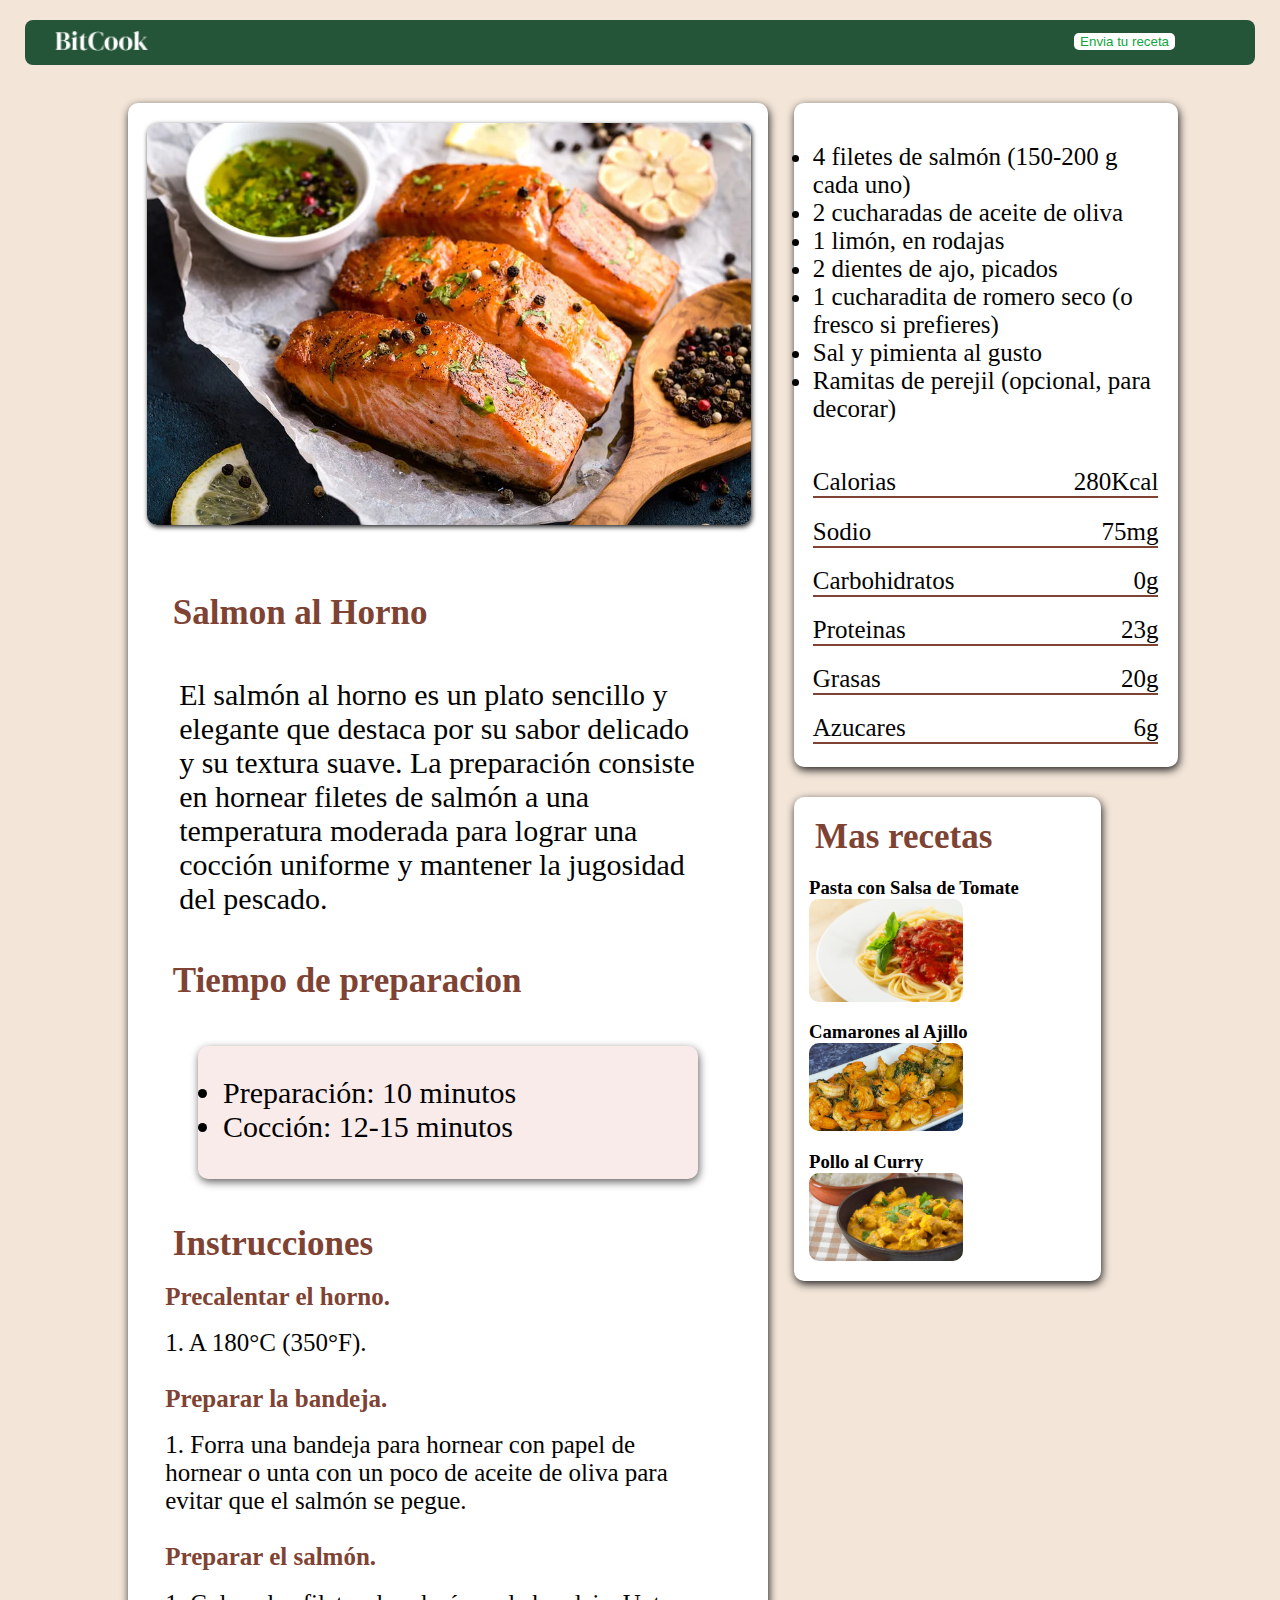
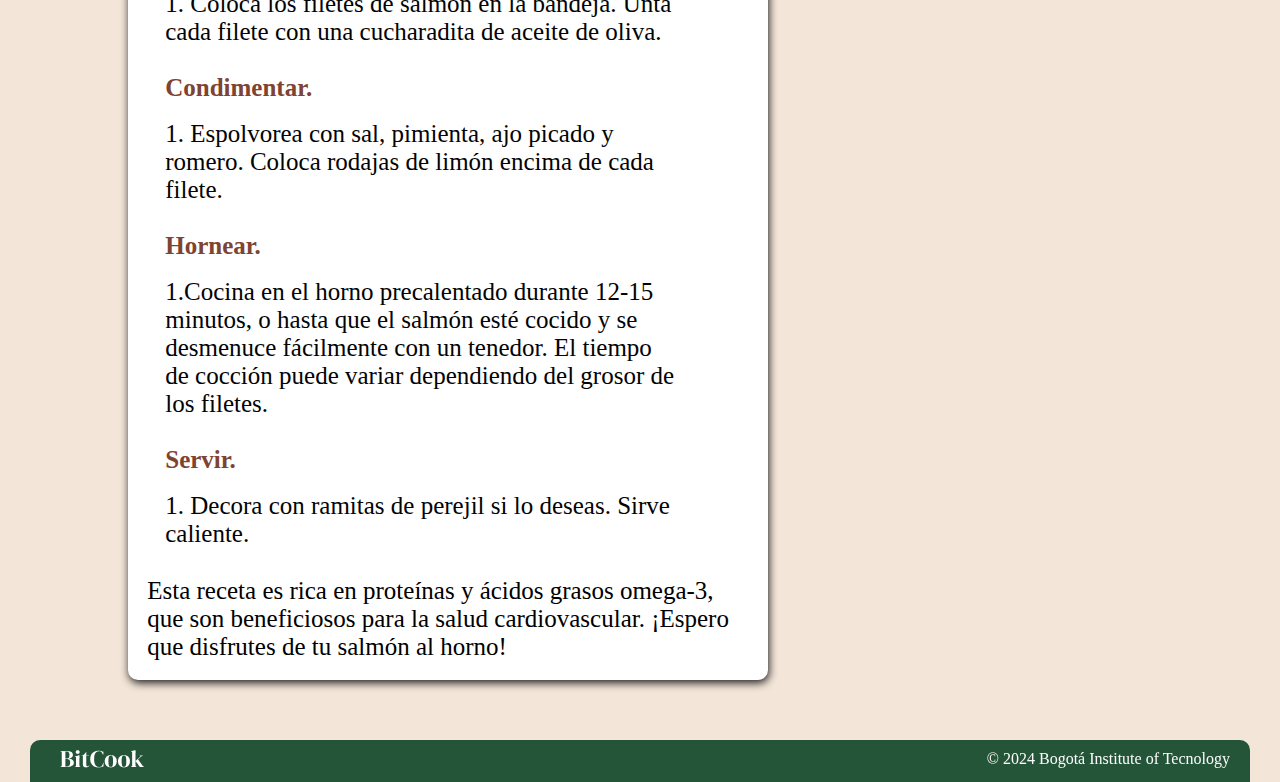
<file: salmon.html>
<!DOCTYPE html>
<html lang="en">
  <head>
    <meta charset="UTF-8" />
    <meta name="viewport" content="width=device-width, initial-scale=1.0" />
    <title>BITCOOK</title>
    <link rel="stylesheet" href="./files/recetas.css" />
    <link rel="shortcut icon" href="./img/1939670.png" type="image/x-icon" />
  </head>
  <body>
    <header>
      <a href="./index.html"
        ><img id="logo" src="./img/logo_bitcook.png" alt=""
      /></a>
      <a href="./formulario.html" target="_blank">
        <button id="botonEnvia">Envia tu receta</button></a
      >
    </header>
    <section>
      <div class="caja1">
        <div><img id="imgReceta" src="./img/salmon.webp" alt="" /></div>
        <h1>Salmon al Horno</h1>
        <p id="parrafo">
          El salmón al horno es un plato sencillo y elegante que destaca por su
          sabor delicado y su textura suave. La preparación consiste en hornear
          filetes de salmón a una temperatura moderada para lograr una cocción
          uniforme y mantener la jugosidad del pescado.
        </p>

        <h2>Tiempo de preparacion</h2>
        <div id="preparacion">
          <div id="preparacion-2">
            <li>Preparación: 10 minutos</li>
            <li>Cocción: 12-15 minutos</li>
          </div>
        </div>

        <h2>Instrucciones</h2>
        <div id="preparacion-3">
          <h2 id="pasosPreparacion">Precalentar el horno.</h2>
          <ul>
            1. A 180°C (350°F).
          </ul>
          <h2 id="pasosPreparacion">Preparar la bandeja.</h2>
          <ul>
            1. Forra una bandeja para hornear con papel de hornear o unta con un
            poco de aceite de oliva para evitar que el salmón se pegue.
          </ul>
          <h2 id="pasosPreparacion">Preparar el salmón.</h2>
          <ul>
            1. Coloca los filetes de salmón en la bandeja. Unta cada filete con
            una cucharadita de aceite de oliva.
          </ul>
          <h2 id="pasosPreparacion">Condimentar.</h2>
          <ul>
            1. Espolvorea con sal, pimienta, ajo picado y romero. Coloca rodajas
            de limón encima de cada filete.
          </ul>
          <h2 id="pasosPreparacion">Hornear.</h2>
          <ul>
            1.Cocina en el horno precalentado durante 12-15 minutos, o hasta que
            el salmón esté cocido y se desmenuce fácilmente con un tenedor. El
            tiempo de cocción puede variar dependiendo del grosor de los
            filetes.
          </ul>
          <h2 id="pasosPreparacion">Servir.</h2>
          <ul>
            1. Decora con ramitas de perejil si lo deseas. Sirve caliente.
          </ul>
        </div>
        <p id="pasosPreparacion">
          Esta receta es rica en proteínas y ácidos grasos omega-3, que son
          beneficiosos para la salud cardiovascular. ¡Espero que disfrutes de tu
          salmón al horno!
        </p>
      </div>

      <div class="caja2">
        <div id="subCaja1">
          <h2 id="ingredientesTitulo"></h2>
          <div id="ingredientes">
            <li>4 filetes de salmón (150-200 g cada uno)</li>
            <li>2 cucharadas de aceite de oliva</li>
            <li>1 limón, en rodajas</li>
            <li>2 dientes de ajo, picados</li>
            <li>1 cucharadita de romero seco (o fresco si prefieres)</li>
            <li>Sal y pimienta al gusto</li>
            <li>Ramitas de perejil (opcional, para decorar)</li>
          </div>
          <h2></h2>

          <div id="calorias">
            <ul id="valores">
              Calorias
            </ul>
            <ul id="valores">
              280Kcal
            </ul>
          </div>
          <div id="sodio">
            <ul id="valores">
              Sodio
            </ul>
            <ul id="valores">
              75mg
            </ul>
          </div>
          <div id="carbohidratos">
            <ul id="valores">
              Carbohidratos
            </ul>
            <ul id="valores">
              0g
            </ul>
          </div>
          <div id="proteina">
            <ul id="valores">
              Proteinas
            </ul>
            <ul id="valores">
              23g
            </ul>
          </div>
          <div id="grasa">
            <ul id="valores">
              Grasas
            </ul>
            <ul id="valores">
              20g
            </ul>
          </div>
          <div id="azucares">
            <ul id="valores">
              Azucares
            </ul>
            <ul id="valores">
              6g
            </ul>
          </div>
        </div>
        <div id="subCaja2">
          <h2 id="ingredientesTitulo">Mas recetas</h2>
          <div id="recomendar">
            <h3>Pasta con Salsa de Tomate</h3>
            <a href="./pasta.html"
              ><img id="imgMasRecetas" src="./img/pasta.jpg" alt=""
            /></a>
          </div>
          <div id="recomendar">
            <h3>Camarones al Ajillo</h3>
            <a href="./camarones.html"
              ><img
                id="imgMasRecetas"
                src="./img/camarones al ajillo.jpg"
                alt=""
            /></a>
          </div>
          <div id="recomendar">
            <h3>Pollo al Curry</h3>
            <a href="./polloAlCurry.html"
              ><img
                id="imgMasRecetas"
                src="./img/Receta-Pollo-Curry.webp"
                alt=""
            /></a>
          </div>
        </div>
      </div>
    </section>

    <footer>
      <div><img id="logo-final" src="./img/logo_bitcook.png" alt="" /></div>
      <div id="final">© 2024 Bogotá Institute of Tecnology</div>
    </footer>
  </body>
</html>
</file>
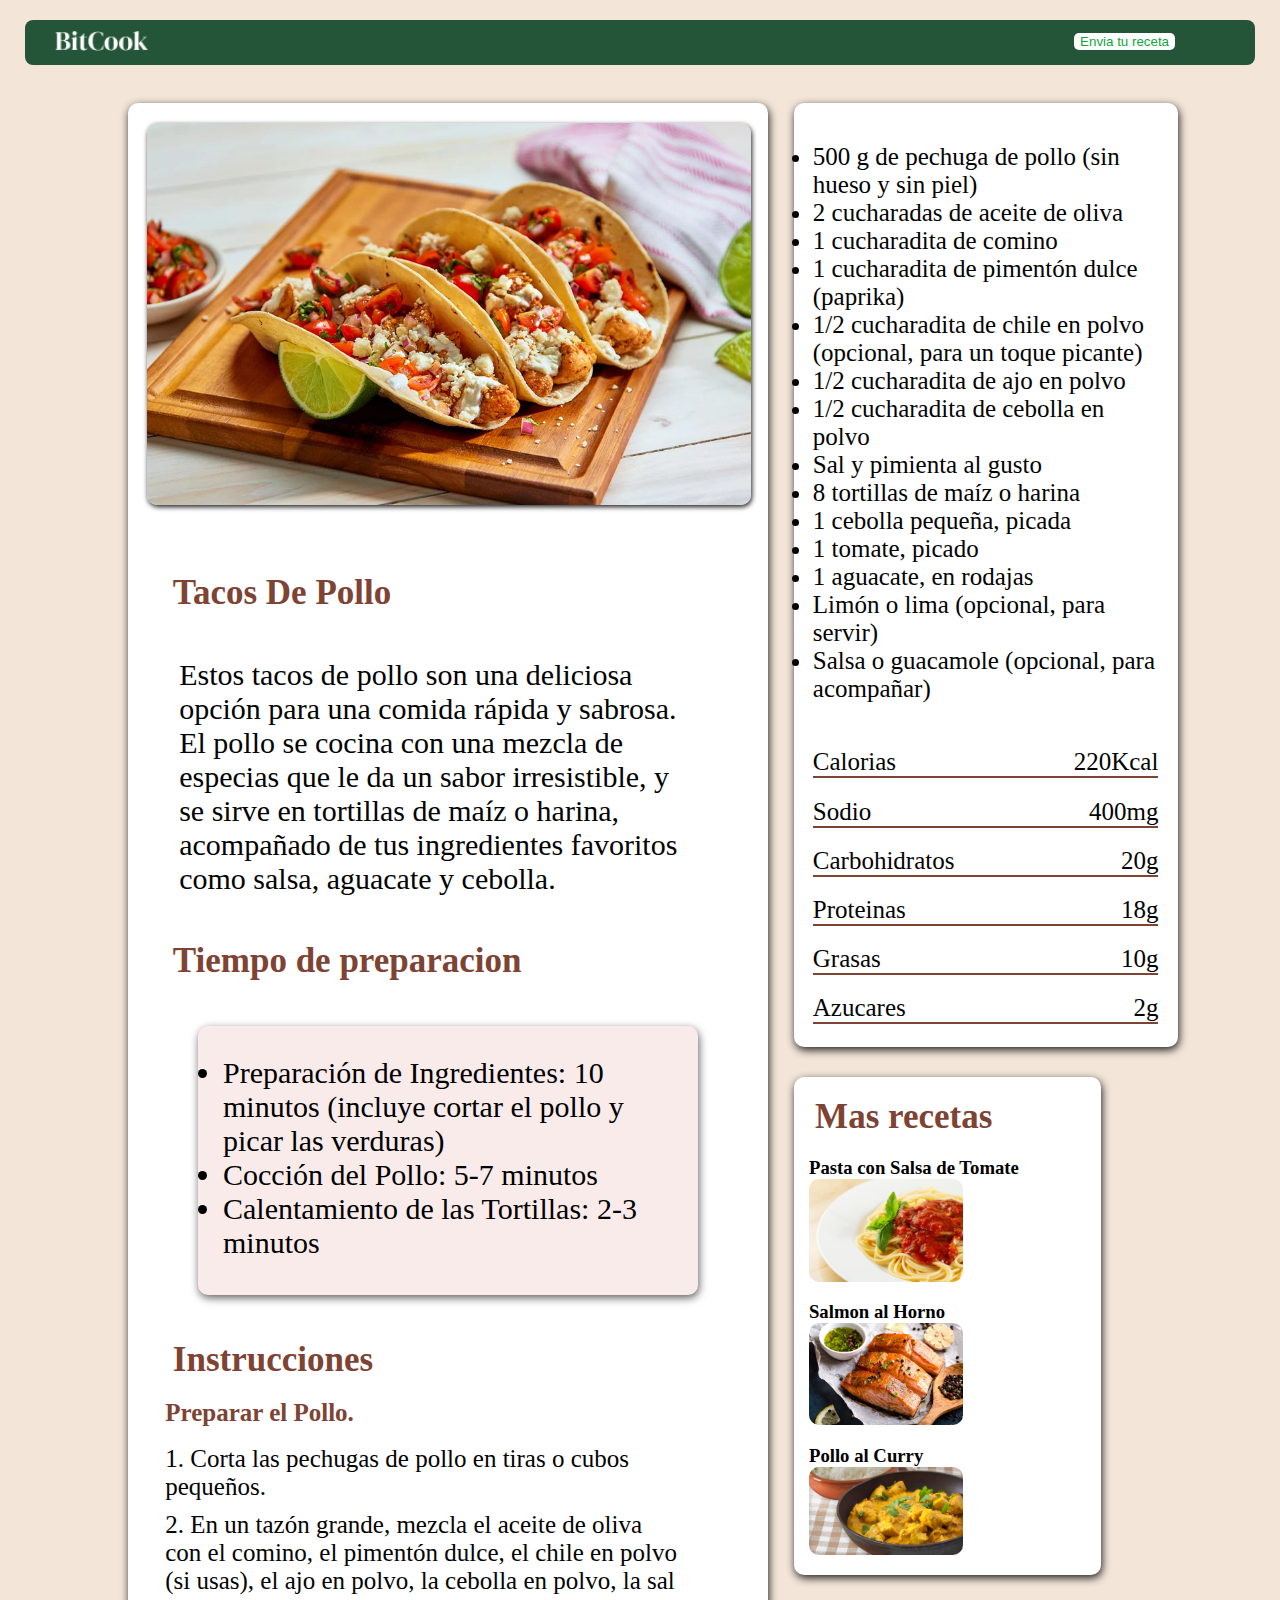
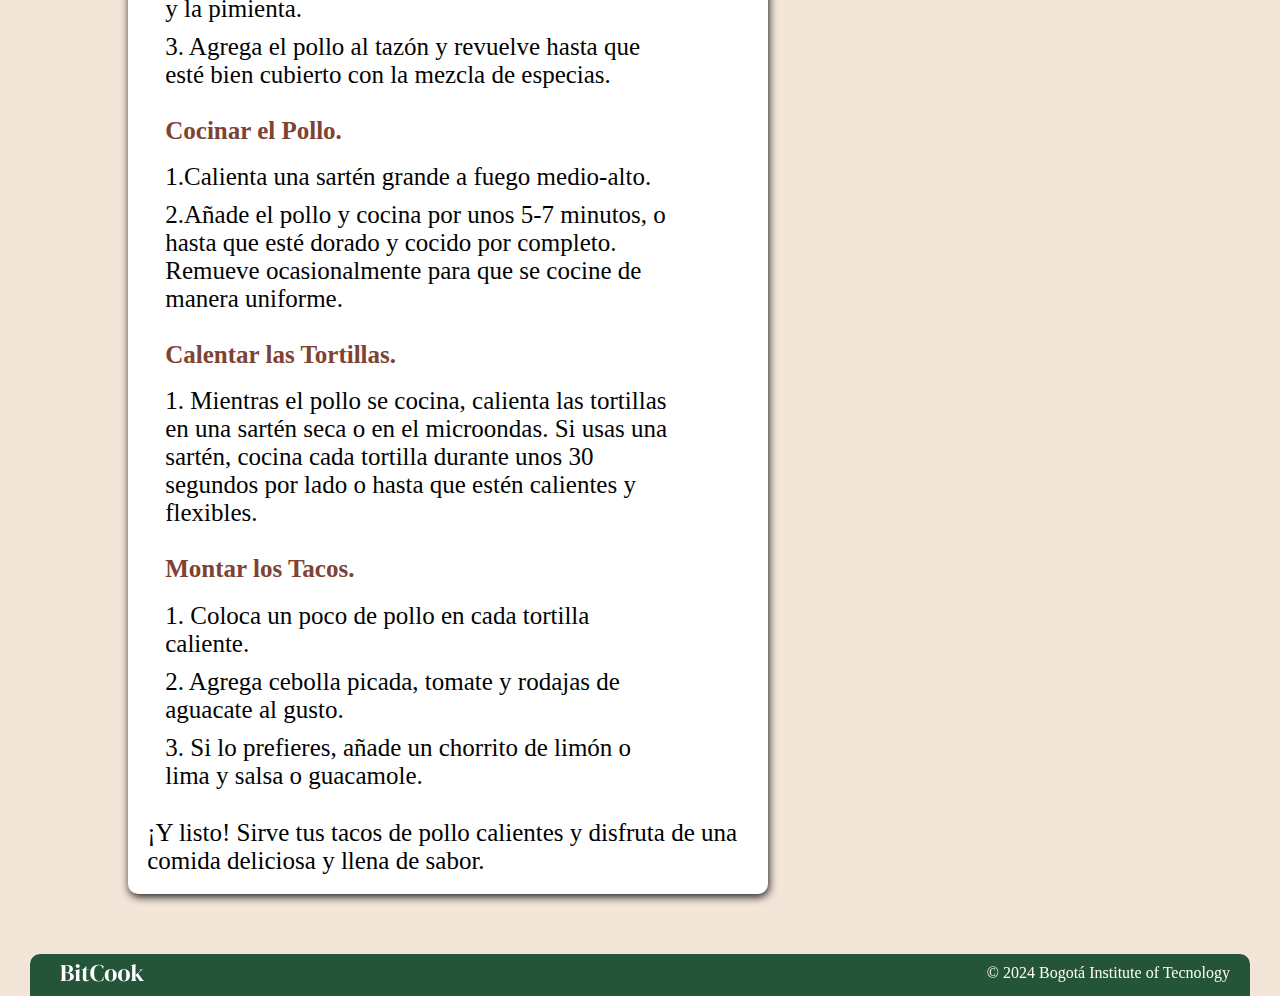
<file: tacos.html>
<!DOCTYPE html>
<html lang="en">
  <head>
    <meta charset="UTF-8" />
    <meta name="viewport" content="width=device-width, initial-scale=1.0" />
    <title>BITCOOK</title>
    <link rel="stylesheet" href="./files/recetas.css" />
    <link rel="shortcut icon" href="./img/1939670.png" type="image/x-icon" />
  </head>
  <body>
    <header>
      <a href="./index.html"
        ><img id="logo" src="./img/logo_bitcook.png" alt=""
      /></a>
      <a href="./formulario.html" target="_blank">
        <button id="botonEnvia">Envia tu receta</button></a
      >
    </header>
    <section>
      <div class="caja1">
        <div><img id="imgReceta" src="./img/tacosDePollo.webp" alt="" /></div>
        <h1>Tacos De Pollo</h1>
        <p id="parrafo">
          Estos tacos de pollo son una deliciosa opción para una comida rápida y
          sabrosa. El pollo se cocina con una mezcla de especias que le da un
          sabor irresistible, y se sirve en tortillas de maíz o harina,
          acompañado de tus ingredientes favoritos como salsa, aguacate y
          cebolla.
        </p>

        <h2>Tiempo de preparacion</h2>
        <div id="preparacion">
          <div id="preparacion-2">
            <li>
              Preparación de Ingredientes: 10 minutos (incluye cortar el pollo y
              picar las verduras)
            </li>
            <li>Cocción del Pollo: 5-7 minutos</li>
            <li>Calentamiento de las Tortillas: 2-3 minutos</li>
          </div>
        </div>

        <h2>Instrucciones</h2>
        <div id="preparacion-3">
          <h2 id="pasosPreparacion">Preparar el Pollo.</h2>
          <ul>
            1. Corta las pechugas de pollo en tiras o cubos pequeños.
          </ul>
          <ul>
            2. En un tazón grande, mezcla el aceite de oliva con el comino, el
            pimentón dulce, el chile en polvo (si usas), el ajo en polvo, la
            cebolla en polvo, la sal y la pimienta.
          </ul>
          <ul>
            3. Agrega el pollo al tazón y revuelve hasta que esté bien cubierto
            con la mezcla de especias.
          </ul>
          <h2 id="pasosPreparacion">Cocinar el Pollo.</h2>
          <ul>
            1.Calienta una sartén grande a fuego medio-alto.
          </ul>
          <ul>
            2.Añade el pollo y cocina por unos 5-7 minutos, o hasta que esté
            dorado y cocido por completo. Remueve ocasionalmente para que se
            cocine de manera uniforme.
          </ul>
          <h2 id="pasosPreparacion">Calentar las Tortillas.</h2>
          <ul>
            1. Mientras el pollo se cocina, calienta las tortillas en una sartén
            seca o en el microondas. Si usas una sartén, cocina cada tortilla
            durante unos 30 segundos por lado o hasta que estén calientes y
            flexibles.
          </ul>
          <h2 id="pasosPreparacion">Montar los Tacos.</h2>
          <ul>
            1. Coloca un poco de pollo en cada tortilla caliente.
          </ul>
          <ul>
            2. Agrega cebolla picada, tomate y rodajas de aguacate al gusto.
          </ul>
          <ul>
            3. Si lo prefieres, añade un chorrito de limón o lima y salsa o
            guacamole.
          </ul>
        </div>
        <p id="pasosPreparacion">
          ¡Y listo! Sirve tus tacos de pollo calientes y disfruta de una comida
          deliciosa y llena de sabor.
        </p>
      </div>
      <div class="caja2">
        <div id="subCaja1">
          <h2 id="ingredientesTitulo"></h2>
          <div id="ingredientes">
            <li>500 g de pechuga de pollo (sin hueso y sin piel)</li>
            <li>2 cucharadas de aceite de oliva</li>
            <li>1 cucharadita de comino</li>
            <li>1 cucharadita de pimentón dulce (paprika)</li>
            <li>
              1/2 cucharadita de chile en polvo (opcional, para un toque
              picante)
            </li>
            <li>1/2 cucharadita de ajo en polvo</li>
            <li>1/2 cucharadita de cebolla en polvo</li>
            <li>Sal y pimienta al gusto</li>
            <li>8 tortillas de maíz o harina</li>
            <li>1 cebolla pequeña, picada</li>
            <li>1 tomate, picado</li>
            <li>1 aguacate, en rodajas</li>
            <li>Limón o lima (opcional, para servir)</li>
            <li>Salsa o guacamole (opcional, para acompañar)</li>
          </div>
          <h2></h2>

          <div id="calorias">
            <ul id="valores">
              Calorias
            </ul>
            <ul id="valores">
              220Kcal
            </ul>
          </div>
          <div id="sodio">
            <ul id="valores">
              Sodio
            </ul>
            <ul id="valores">
              400mg
            </ul>
          </div>
          <div id="carbohidratos">
            <ul id="valores">
              Carbohidratos
            </ul>
            <ul id="valores">
              20g
            </ul>
          </div>
          <div id="proteina">
            <ul id="valores">
              Proteinas
            </ul>
            <ul id="valores">
              18g
            </ul>
          </div>
          <div id="grasa">
            <ul id="valores">
              Grasas
            </ul>
            <ul id="valores">
              10g
            </ul>
          </div>
          <div id="azucares">
            <ul id="valores">
              Azucares
            </ul>
            <ul id="valores">
              2g
            </ul>
          </div>
        </div>
        <div id="subCaja2">
          <h2 id="ingredientesTitulo">Mas recetas</h2>
          <div id="recomendar">
            <h3>Pasta con Salsa de Tomate</h3>
            <a href="./pasta.html"
              ><img id="imgMasRecetas" src="./img/pasta.jpg" alt=""
            /></a>
          </div>
          <div id="recomendar">
            <h3>Salmon al Horno</h3>
            <a href="./salmon.html"
              ><img id="imgMasRecetas" src="./img/salmon.webp" alt=""
            /></a>
          </div>
          <div id="recomendar">
            <h3>Pollo al Curry</h3>
            <a href="./polloAlCurry.html"
              ><img
                id="imgMasRecetas"
                src="./img/Receta-Pollo-Curry.webp"
                alt=""
            /></a>
          </div>
        </div>
      </div>
    </section>

    <footer>
      <div><img id="logo-final" src="./img/logo_bitcook.png" alt="" /></div>
      <div id="final">© 2024 Bogotá Institute of Tecnology</div>
    </footer>
  </body>
</html>
</file>
<file: files/style.css>
@import url("https://fonts.googleapis.com/css2?family=DM+Serif+Display:ital@0;1&family=Playfair+Display:ital,wght@0,400..900;1,400..900&display=swap");
* {
  box-sizing: border-box;
  margin: 0px;
}
body {
  background-color: #f3e5d8;
}
header {
  width: auto;
  height: 45px;
  background-color: #255538;
  display: flex;
  justify-content: space-between;
  margin-top: 20px;
  border-radius: 8px;
  margin-left: 25px;
  margin-right: 25px;
  position: static;
  position: sticky;
  top: 0px;
}
#botonEnvia {
  color: #0fa541;
  background-color: #ffffff;
  text-align: center;
  border: 0;
  border-radius: 5px;
  cursor: pointer;
  position: relative;
  right: 80px;
  top: 12px;
} 

#logo {
  height: 20px;
  position: relative;
  top: 11px;
  left: 30px;
  cursor: pointer;
}
.grip-contenedor {
  background-color: #f3e5d8;
  margin-left: 11%;
  margin-right: 11%;
  margin-bottom: 3%;
  margin-bottom: 5%;
  display: grid;
  grid-template-columns: 1fr 1fr 1fr;
  grid-template-rows: auto;
  grid-column-gap: 2%;
  grid-row-gap: 2%;
}
#imagenPrincipal {
  background-image: url(../img/background-2.jpg);
  background-repeat: no-repeat;
  height: 500px;
  width: 77%;
  border-radius: 30px;
  margin-left: 11.4%;
  margin-top: 30px;
  box-shadow: #1f1e1e 1px 3px 8px;
}
#textoImagenPrincipal {
  font-size: 50px;
  color: #ffffff;
  padding-top: 15%;
  padding-right: 10%;
}
.receta {

  background-color: #fdfdfd;
  width: 70%;
  height: 700px;
  margin-top: 20px;
  width: 100%;
  border-radius: 10px;
  cursor: pointer;
  box-shadow: #1f1e1e 1px 3px 8px;
}
#imgReceta {
  margin: 5%;
  width: 90%;
  height: 50%;
  border-radius: 10px;
  cursor: pointer;
  box-shadow: #1f1e1e 1px 3px 8px;
}

h1 {
  color: #7e4333;
  margin-top: 30px;
  margin-left: 11.4%;
}
h2 {
  color: #7e4333;
}
li {
  margin-bottom: 1%;
  color: #7e4333;
}
footer {
  background-color: #255538;
  display: flex;
  justify-content: space-between;
  padding-top: 20px;
  margin-left: 30px;
  margin-right: 30px;
  border-top-left-radius: 10px;
  border-top-right-radius: 10px;
}
#logo-final {
  position: relative;
  bottom: 10px;
  left: 30px;
}
#final {
  color: #fafafa;
  position: relative;
  bottom: 10px;
  right: 20px;
}
h2 {
  font-size: 40px;
  color: #7e4333;
  margin-bottom: 30px;
  margin-top: 30px;
  margin-left: 5%;
}
li {
  color: #7e4333;
  margin-top: 10px;
  margin-left: 8%;
}
@media (max-width: 1080px) {
  .grip-contenedor {
    margin: 0;
    display: block;
    width: 50%;
    margin-right: 25%;
    margin-left: 25%;
margin-bottom: 3%;
  }
  #imagenPrincipal {
    background-image: url(../img/background-2.jpg);
    background-repeat: no-repeat;
    height: 10%;
    text-align: center;
  }
  #textoImagenPrincipal {
    font-size: 50px;
    color: #ffffff;
    padding-top: 10%;
    padding-bottom: 10%;
    padding-right: 0%;
  }
  .receta {
    height: 500px;
  }
  #imgReceta {
    margin-left: 10%;
    width: 80%;
    height: 45%;
  }
  h1 {
    text-align: center;
    margin-left: 0;
  }
  h2 {
    font-size: 25px;
  }
  
  header {
    margin-top: 10px;
    border-radius: 8px;
    margin-left: 0px;
    margin-right: 0px;
  }
  footer {
    padding-top: 20px;
    margin-left: 0px;
    margin-right: 0px;
  }
}
@media (max-width: 480px) {
  .grip-contenedor {
    margin: 0;
    display: block;
    width: 90%;
    margin-right: 5%;
    margin-left: 5%;
margin-bottom: 3%;
  }
  #imagenPrincipal {
    background-image: url(../img/background-2.jpg);
    background-repeat: no-repeat;
    height: 10%;
    text-align: center;
  }
  #textoImagenPrincipal {
    font-size: 50px;
    color: #ffffff;
    padding-top: 10%;
    padding-bottom: 10%;
    padding-right: 0%;
  }
  .receta {
    height: 500px;
  }
  #imgReceta {
    margin-left: 10%;
    width: 80%;
    height: 40%;
  }
  h1 {
    text-align: center;
    margin-left: 0;
  }
  h2 {
    font-size: 25px;
  }
  
  header {
    margin-top: 10px;
    border-radius: 8px;
    margin-left: 0px;
    margin-right: 0px;
  }
  footer {
    padding-top: 20px;
    margin-left: 0px;
    margin-right: 0px;
  }
}
</file>
<file: files/recetas.css>
@import url("https://fonts.googleapis.com/css2?family=DM+Serif+Display:ital@0;1&family=Playfair+Display:ital,wght@0,400..900;1,400..900&display=swap");
* {
  box-sizing: border-box;
  margin: 0px;
}
body {
  background-color: #f3e5d8;
  margin: 0px;
}

header {
  height: 45px;
  background-color: #255538;
  display: flex;
  justify-content: space-between;
  margin-top: 20px;
  border-radius: 8px;
  margin-left: 25px;
  margin-right: 25px;
  position: static;
  position: sticky;
  top: 0;
}

#botonEnvia {
  color: #0fa541;
  background-color: #ffffff;
  text-align: center;
  border: 0;
  border-radius: 5px;
  cursor: pointer;
  position: relative;
  right: 80px;
  top: 12px;
}
#logo {
  height: 20px;
  position: relative;
  top: 11px;
  left: 30px;
}
section {
  display: flex;
  gap: 2%;
}

.caja1 {
  width: 50%;
  border-radius: 10px;
  margin-left: 10%;
  margin-top: 3%;
  background-color: rgb(255, 255, 255);
  margin-bottom: 60px;
  box-shadow: #1f1e1e 1px 3px 8px;
}
#imgReceta {
  width: 94.3%;
  border-radius: 10px;
  margin: 3%;
  top: 25px;
  left: 70px;
  box-shadow: #1f1e1e 1px 2px 5px;
}
h1 {
  font-size: 35px;
  color: #7e4333;
  margin-top: 45px;
  margin-left: 7%;
}
#parrafo {
  font-size: 30px;
  color: #030303;
  margin-top: 45px;
  margin-left: 8%;
  padding-right: 50px;
  padding-right: 70px;
}
h2 {
  font-size: 35px;
  color: #7e4333;
  margin-top: 45px;
  margin-left: 7%;
}
#preparacion {
  padding-top: 5px;
  padding-bottom: 10px;
  border-radius: 10px;
  font-size: 30px;
  background-color: #faebeb;
  margin-top: 45px;
  margin-left: 70px;
  margin-right: 70px;
  box-shadow: #636161 1px 3px 8px;
}
#preparacion-2 {
  margin: 25px;
}
#preparacion-3 {
  margin: 3%;
}
#pasosPreparacion {
  margin: 3%;
  font-size: 25px;
}

ul {
  font-size: 25px;
  color: #030303;
  padding-bottom: 10px;
  padding-right: 70px;
  padding-left: 3%;
}
.caja2 {
  margin-top: 3%;
  width: 30%;
  background-color: #f3e5d8;
}
#ingredientesTitulo {
  margin-top: 0;
  margin-bottom: 20px;
  padding-top: 20px;
  margin-left: 7%;
  font-size: 35px;
  color: #7e4333;
}

#ingredientes {
  margin: 5%;
  font-size: 25px;
  color: #030303;
}
#calorias {
  border-bottom: #7e4333 2px solid;
  margin: 5%;
  display: flex;
  justify-content: space-between;
}
#carbohidratos {
  border-bottom: #7e4333 2px solid;
  margin: 5%;
  display: flex;
  justify-content: space-between;
}
#proteina {
  border-bottom: #7e4333 2px solid;
  margin: 5%;
  display: flex;
  justify-content: space-between;
}
#grasa {
  border-bottom: #7e4333 2px solid;
  margin: 5%;
  display: flex;
  justify-content: space-between;
}
#azucares {
  border-bottom: #7e4333 2px solid;
  margin: 5%;
  display: flex;
  justify-content: space-between;
}
#sodio {
  border-bottom: #7e4333 2px solid;
  margin: 5%;
  display: flex;
  justify-content: space-between;
}
#valores {
  padding: 0;
}

#subCaja1 {
  padding-bottom: 1%;
  margin-bottom: 20px;
  background-color: #ffffff;
  border-radius: 10px;
  box-shadow: #1f1e1e 1px 3px 8px;
}
#subCaja2 {
  width: 80%;
  margin-top: 30px;
  background-color: #ffffff;
  border-radius: 10px;
  box-shadow: #1f1e1e 1px 3px 8px;
}
h3 {
  margin-left: 5%;
  color: #000000;
}
#imgMasRecetas {
  width: 50%;
  margin: 5%;
  margin-top: 0;
  border-radius: 10px;
}

footer {
  background-color: #255538;
  display: flex;
  justify-content: space-between;
  padding-top: 20px;
  margin-left: 30px;
  margin-right: 30px;
  border-top-left-radius: 10px;
  border-top-right-radius: 10px;
}
#logo-final {
  position: relative;
  bottom: 10px;
  left: 30px;
}
#final {
  color: #fafafa;
  position: relative;
  bottom: 10px;
  right: 20px;
}
@media (max-width: 480px) {
  section {
    display: block;
  }
  .caja1 {
    padding-bottom: 20px;
    width: 100%;
    border-radius: 10px;
    margin-left: 0%;
    margin-top: 3%;
    background-color: rgb(255, 255, 255);
    margin-bottom: 20px;
  }
  #imgReceta {
    margin: 0px;
    width: 80%;
    border-radius: 10px;
    margin: 10%;
  }
  h1 {
    font-size: 25px;
    margin-top: 0;
  }
  #parrafo {
    font-size: 20px;
  }
  h2 {
    font-size: 23px;
  }
  #preparacion {
    padding: 0;
    border-radius: 5px;
    font-size: 18px;
    margin-top: 20px;
    margin-left: 20px;
    margin-right: 20px;
  }
  #pasosPreparacion {
    font-size: 20px;
  }
  ul {
    font-size: 20px;
  }
  .caja2 {
    margin-top: 3%;
    width: 100%;
  }
  #subCaja2 {
    width: 100%;
    margin-top: 20px;
    border-radius: 10px;
    margin-bottom: 30px;
  }
  header {
    margin-top: 10px;
    border-radius: 8px;
    margin-left: 0px;
    margin-right: 0px;
  }
  footer {
    padding-top: 20px;
    margin-left: 0px;
    margin-right: 0px;
  }
  #final {
    margin-right: -15px;
  }
  #ingredientesTitulo {
    font-size: 25px;
  }
  #h3 {
    font-size: 10px;
  }
}
@media (max-width: 1080px) {
  section {
    display: block;
    width: 95%;
    margin-left: 2.5%;
  }
  .caja1 {
    padding-bottom: 20px;
    width: 100%;
    border-radius: 10px;
    margin-left: 0%;
    margin-top: 3%;
    background-color: rgb(255, 255, 255);
    margin-bottom: 20px;
  }
  #imgReceta {
    width: 90%;
    margin-top: 5%;
    border-radius: 10px;
    margin-left: 5%;
  }
  h1 {
    font-size: 25px;
    margin-top: 0;
  }
  #parrafo {
    margin-top: 5%;
    font-size: 20px;
    padding-right: 5%;
  }
  h2 {
    font-size: 23px;
    margin-top: 5%;
  }
  #preparacion {
    padding: 0%;
    border-radius: 5px;
    font-size: 18px;
    margin-top: 20px;
    margin-left: 3%;
    margin-right: 3%;
  }
  #preparacion-2 {
    padding: 3%;
    margin-left: 3%;
    margin-right: 3%;
  }
  #pasosPreparacion {
    font-size: 20px;
  }
  ul {
    font-size: 20px;
    padding: 3%;
  }
  li {
    font-size: 20px;
    padding: 1%;
  }
  .caja2 {
    margin-top: 3%;
    width: 100%;
  }
  #subCaja2 {
    width: 100%;
    margin-top: 20px;
    border-radius: 10px;
    margin-bottom: 30px;
  }
  header {
    margin-top: 10px;
    border-radius: 8px;
    margin-left: 0px;
    margin-right: 0px;
  }
  footer {
    padding-top: 20px;
    margin-left: 0px;
    margin-right: 0px;
  }
}
</file>
<file: files/formulario.css>
* {
  margin: 0;
  padding: 0;
  box-sizing: border-box;
}

body {
  background-color: #f3e5d8;
}
header {
  width: auto;
  height: 45px;
  background: #1f53c5;
  display: flex;
  justify-content: space-between;
  margin-top: 20px;
  border-radius: 8px;
  margin-left: 25px;
  margin-right: 25px;
  position: static;
  position: sticky;
  top: 0px;
}
#logo {
  height: 20px;
  position: relative;
  top: 11px;
  left: 30px;
}

.form-register {
  width: 60%;
  background: #24303c;
  padding: 30px;
  margin: auto;
  margin-top: 50px;
  border-radius: 4px;
  font-family: "calibri";
  color: white;
  box-shadow: 7px 13px 37px #000;
}

.form-register h4 {
  font-size: 22px;
  margin-bottom: 20px;
}

.controls {
  width: 70%;
  background: #24303c;
  padding: 10px;
  border-radius: 4px;
  margin-bottom: 16px;
  border: 1px solid #1f53c5;
  font-family: "calibri";
  font-size: 18px;
  color: white;
}

.form-register p {
  height: 40px;
  text-align: center;
  font-size: 18px;
  line-height: 40px;
}

.form-register a {
  color: white;
  text-decoration: none;
}

.form-register a:hover {
  color: white;
  text-decoration: underline;
}

.form-register .botons {
  width: 100%;
  background: #1f53c5;
  border: none;
  padding: 12px;
  color: white;
  margin: 16px 0;
  font-size: 16px;
}
textarea {
  height: 150px;
}

footer {
  background: #1f53c5;
  display: flex;
  justify-content: space-between;
  padding-top: 20px;
  margin-left: 30px;
  margin-right: 30px;
  margin-top: 195px;
  border-top-left-radius: 10px;
  border-top-right-radius: 10px;
}
#logo-final {
  position: relative;
  bottom: 10px;
  left: 30px;
}
#final {
  color: #fafafa;
  position: relative;
  bottom: 10px;
  right: 20px;
}
@media (max-width: 480px) {
  .form-register {
    width: 95%;
  margin-left: 2.5;
  margin-bottom: 0;
  }
  header {
    margin-top: 10px;
    border-radius: 8px;
    margin-left: 0px;
    margin-right: 0px;
  }
  footer {
    padding-top: 20px;
    margin-top: 10%;
    margin-left: 0px;
    margin-right: 0px;
  }
 
}
@media (max-width: 1080px) {
  .form-register {
    width: 95%;
  margin-left: 2.5;
  margin-bottom: 0;
  }
  header {
    margin-top: 10px;
    border-radius: 8px;
    margin-left: 0px;
    margin-right: 0px;
  }
  footer {
    padding-top: 20px;
    margin-top: 10%;
    margin-left: 0px;
    margin-right: 0px;
  }
 
}
</file>
